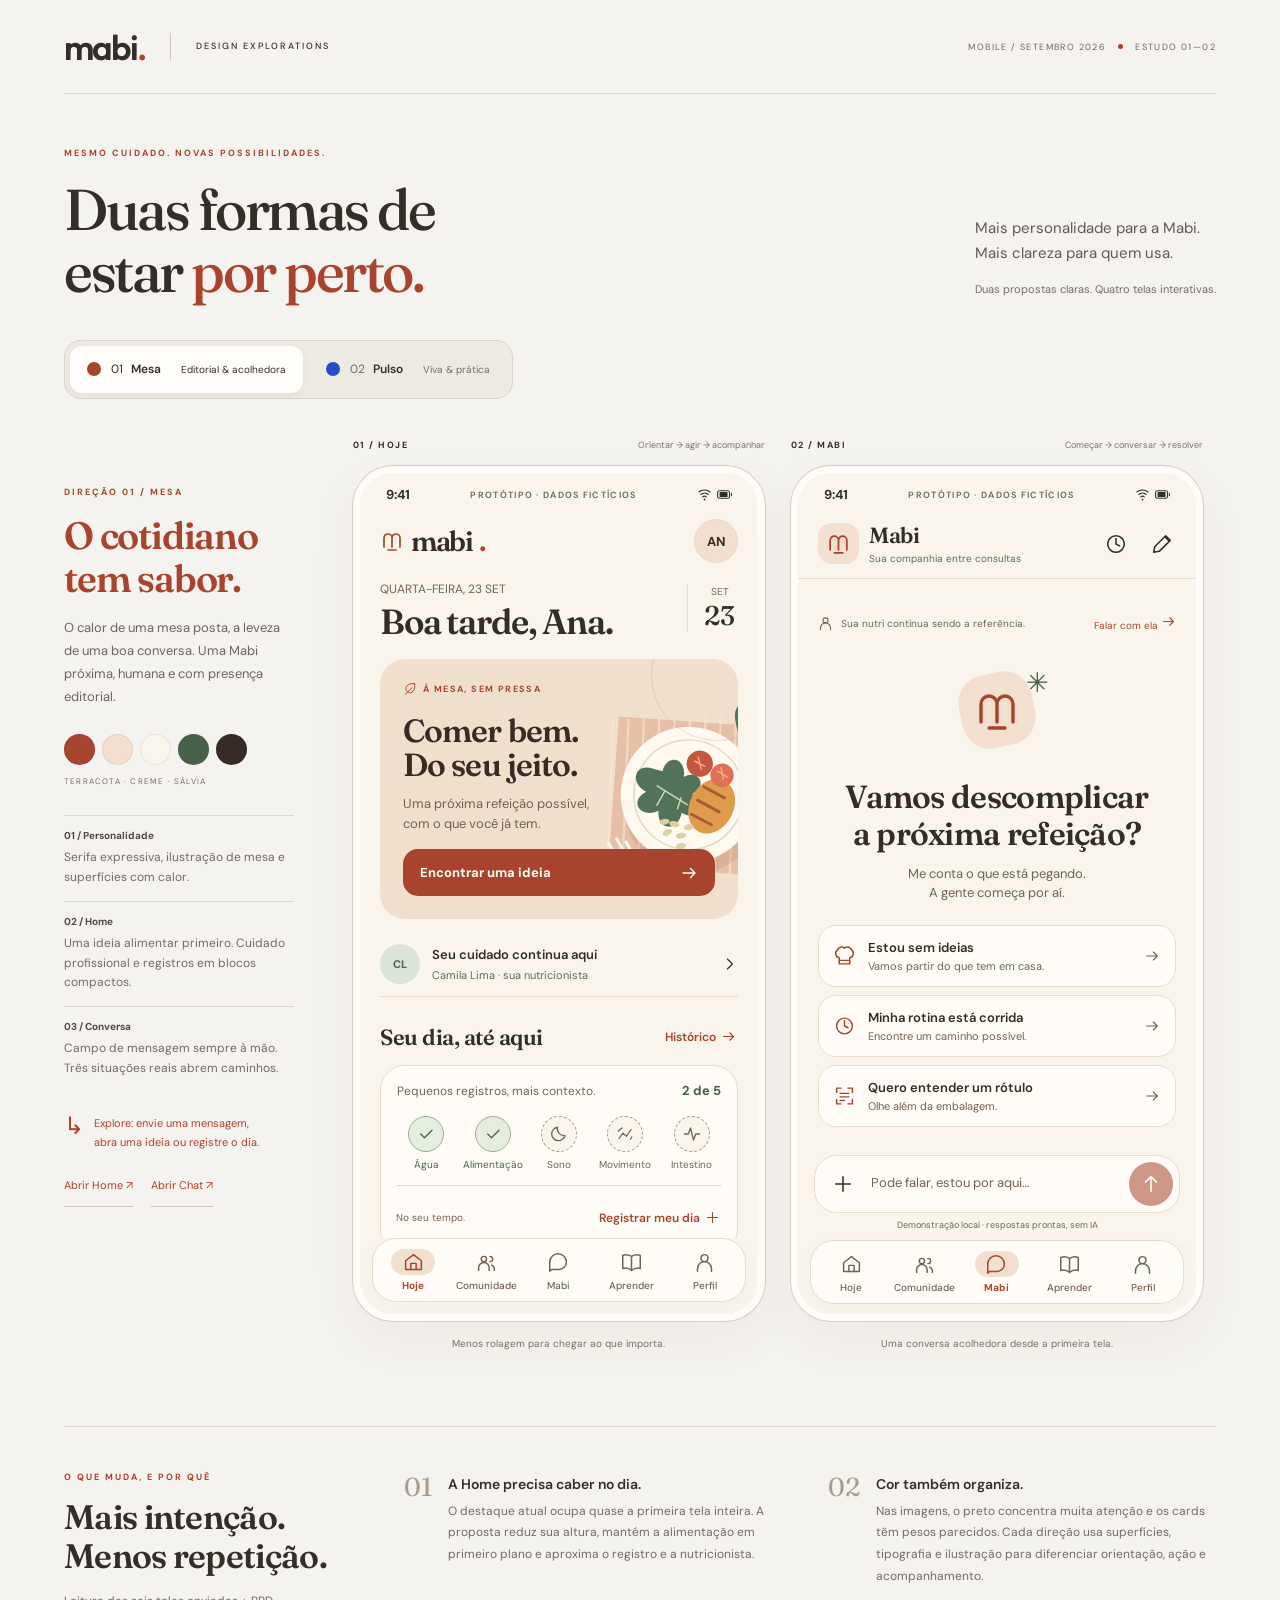
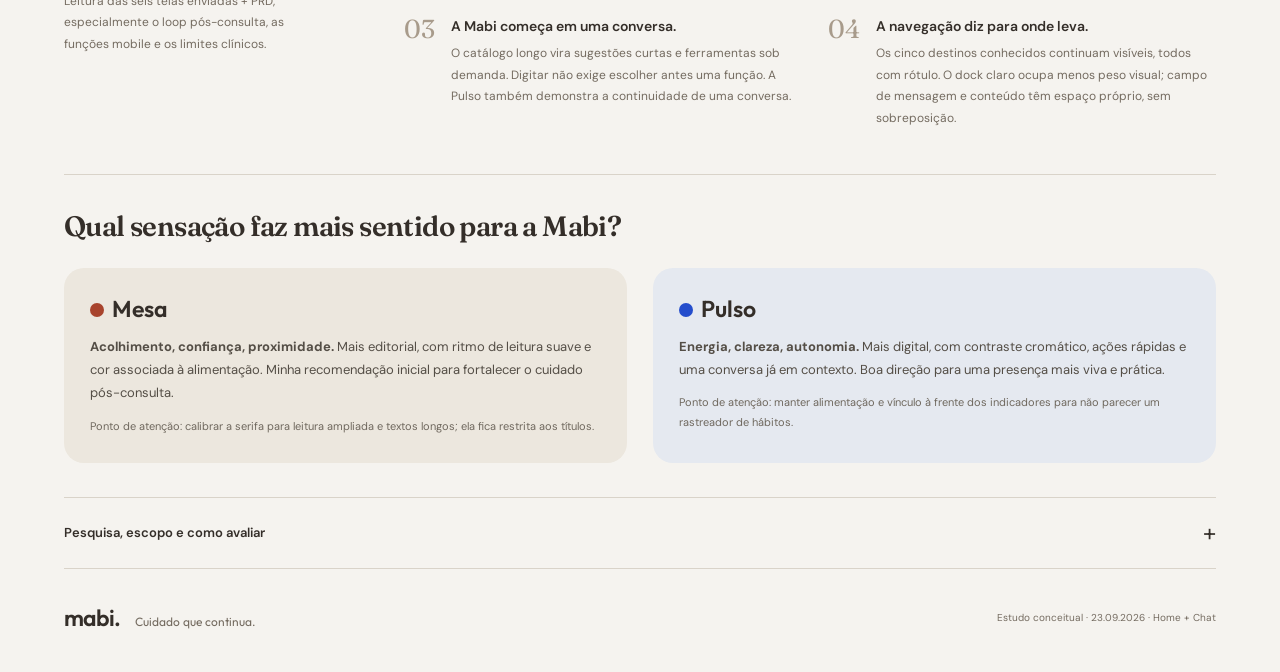
<file: index.html>
<!doctype html>
<html lang="pt-BR">
<head>
  <meta charset="utf-8">
  <meta name="viewport" content="width=device-width,initial-scale=1">
  <meta name="color-scheme" content="light">
  <title>Mabi — duas formas de estar por perto</title>
  <link rel="icon" href="assets/mesa.svg" type="image/svg+xml">
  <link rel="stylesheet" href="app.css?v=2">
  <link rel="stylesheet" href="studio.css">
  <script src="studio.js" defer></script>
</head>
<body class="studio" data-concept="mesa">
  <header class="studio-header">
    <a class="studio-brand" href="index.html" aria-label="Mabi, início do estudo">mabi<span>.</span><small>DESIGN EXPLORATIONS</small></a>
    <span class="edition">MOBILE / SETEMBRO 2026 <span class="edition-dot"></span> ESTUDO 01—02</span>
  </header>
  <main>
    <section class="intro">
      <div><p class="studio-kicker">MESMO CUIDADO. NOVAS POSSIBILIDADES.</p><h1>Duas formas de<br>estar <em>por perto.</em></h1></div>
      <p class="intro-note">Mais personalidade para a Mabi.<br>Mais clareza para quem usa.<br><span>Duas propostas claras. Quatro telas interativas.</span></p>
    </section>
    <div class="study-switch" role="group" aria-label="Escolher proposta de design">
      <button class="concept-switch selected" data-select="mesa" aria-pressed="true"><span class="switch-dot mesa-dot"></span><span>01 <b>Mesa</b></span><small>Editorial & acolhedora</small></button>
      <button class="concept-switch" data-select="pulso" aria-pressed="false"><span class="switch-dot pulso-dot"></span><span>02 <b>Pulso</b></span><small>Viva & prática</small></button>
    </div>
    <section class="showcase" aria-label="Aplicações da proposta">
      <aside class="concept-info" aria-live="polite">
        <p class="studio-kicker" id="concept-number">DIREÇÃO 01 / MESA</p>
        <h2 id="concept-title">O cotidiano<br>tem sabor.</h2>
        <p class="concept-description" id="concept-description">O calor de uma mesa posta, a leveza de uma boa conversa. Uma Mabi próxima, humana e com presença editorial.</p>
        <div class="swatches" id="swatches" aria-label="Paleta Mesa: terracota, creme, sálvia e cacau"><span style="--swatch:#a8442d" title="Terracota #A8442D"></span><span style="--swatch:#f2dfce" title="Pêssego #F2DFCE"></span><span style="--swatch:#faf5ec" title="Creme #FAF5EC"></span><span style="--swatch:#48614b" title="Sálvia #48614B"></span><span style="--swatch:#382b25" title="Cacau #382B25"></span></div>
        <p class="palette-caption" id="palette-caption">TERRACOTA · CREME · SÁLVIA</p>
        <dl class="design-notes" id="design-notes">
          <div><dt>01 / Personalidade</dt><dd>Serifa expressiva, ilustração de mesa e superfícies com calor.</dd></div>
          <div><dt>02 / Home</dt><dd>Uma ideia alimentar primeiro. Cuidado profissional e registros em blocos compactos.</dd></div>
          <div><dt>03 / Conversa</dt><dd>Campo de mensagem sempre à mão. Três situações reais abrem caminhos.</dd></div>
        </dl>
        <p class="try-note"><span>↳</span> Explore: envie uma mensagem,<br>abra uma ideia ou registre o dia.</p>
        <div class="open-links"><a id="home-link" href="mesa-home.html" target="_blank" rel="noopener">Abrir Home ↗</a><a id="chat-link" href="mesa-chat.html" target="_blank" rel="noopener">Abrir Chat ↗</a></div>
      </aside>
      <div class="screens">
        <div class="screen-column"><div class="screen-label"><span>01 / HOJE</span><small>Orientar → agir → acompanhar</small></div><div class="phone"><iframe id="home-frame" title="Home Mabi — proposta Mesa" src="mesa-home.html"></iframe></div><p class="screen-caption" id="home-caption">Menos rolagem para chegar ao que importa.</p></div>
        <div class="screen-column"><div class="screen-label"><span>02 / MABI</span><small>Começar → conversar → resolver</small></div><div class="phone"><iframe id="chat-frame" title="Chat Mabi — proposta Mesa" src="mesa-chat.html"></iframe></div><p class="screen-caption" id="chat-caption">Uma conversa acolhedora desde a primeira tela.</p></div>
      </div>
    </section>
    <section class="rationale">
      <div class="rationale-intro"><p class="studio-kicker">O QUE MUDA, E POR QUÊ</p><h2>Mais intenção.<br>Menos repetição.</h2><p>Leitura das seis telas enviadas + PRD, especialmente o loop pós-consulta, as funções mobile e os limites clínicos.</p></div>
      <div class="findings">
        <article><span>01</span><div><h3>A Home precisa caber no dia.</h3><p>O destaque atual ocupa quase a primeira tela inteira. A proposta reduz sua altura, mantém a alimentação em primeiro plano e aproxima o registro e a nutricionista.</p></div></article>
        <article><span>02</span><div><h3>Cor também organiza.</h3><p>Nas imagens, o preto concentra muita atenção e os cards têm pesos parecidos. Cada direção usa superfícies, tipografia e ilustração para diferenciar orientação, ação e acompanhamento.</p></div></article>
        <article><span>03</span><div><h3>A Mabi começa em uma conversa.</h3><p>O catálogo longo vira sugestões curtas e ferramentas sob demanda. Digitar não exige escolher antes uma função. A Pulso também demonstra a continuidade de uma conversa.</p></div></article>
        <article><span>04</span><div><h3>A navegação diz para onde leva.</h3><p>Os cinco destinos conhecidos continuam visíveis, todos com rótulo. O dock claro ocupa menos peso visual; campo de mensagem e conteúdo têm espaço próprio, sem sobreposição.</p></div></article>
      </div>
    </section>
    <section class="comparison" aria-label="Comparação das propostas">
      <h2>Qual sensação faz mais sentido para a Mabi?</h2>
      <div class="comparison-grid"><article><span class="switch-dot mesa-dot"></span><h3>Mesa</h3><p><b>Acolhimento, confiança, proximidade.</b> Mais editorial, com ritmo de leitura suave e cor associada à alimentação. Minha recomendação inicial para fortalecer o cuidado pós-consulta.</p><p class="tradeoff">Ponto de atenção: calibrar a serifa para leitura ampliada e textos longos; ela fica restrita aos títulos.</p></article><article><span class="switch-dot pulso-dot"></span><h3>Pulso</h3><p><b>Energia, clareza, autonomia.</b> Mais digital, com contraste cromático, ações rápidas e uma conversa já em contexto. Boa direção para uma presença mais viva e prática.</p><p class="tradeoff">Ponto de atenção: manter alimentação e vínculo à frente dos indicadores para não parecer um rastreador de hábitos.</p></article></div>
    </section>
    <details class="research"><summary>Pesquisa, escopo e como avaliar <span>+</span></summary><div class="research-grid"><div><h3>Referências consultadas</h3><p><a href="https://developer.apple.com/news/?id=fkfnhq8u" target="_blank" rel="noopener">Apple · Behind the Design: Headspace ↗</a><br>Calor de marca, ilustração com função e entrada pelo momento do dia.</p><p><a href="https://www.nngroup.com/articles/progressive-disclosure/" target="_blank" rel="noopener">NN/g · Progressive Disclosure ↗</a><br>Recursos secundários sob demanda para facilitar a decisão inicial.</p><p><a href="https://www.nngroup.com/articles/find-navigation-mobile-even-hamburger/" target="_blank" rel="noopener">NN/g · Discoverable Mobile Navigation ↗</a><br>Destinos expostos e compreensíveis, em vez de navegação escondida.</p></div><div><h3>Hipóteses para validar</h3><p>Abrir uma conversa diretamente, mover o acesso ao registro para seu resumo e mostrar o vínculo mais cedo são propostas de UX. Precisam de teste com pacientes antes de substituir o fluxo atual.</p><p>Tarefas sugeridas: encontrar o registro do dia, iniciar uma dúvida alimentar, recuperar a conversa anterior e localizar a nutricionista. Comparar tempo, erros e compreensão nas duas versões.</p><h3>Limites desta entrega</h3><p>HTML independente, tema claro, dados fictícios e respostas prontas. Nenhuma IA ou integração externa. As abas secundárias apenas indicam o escopo. Fontes e ilustrações locais. O aplicativo, o PRD e a identidade vigente não foram migrados.</p></div></div></details>
  </main>
  <footer class="studio-footer"><span>mabi. <span>Cuidado que continua.</span></span><p>Estudo conceitual · 23.09.2026 · Home + Chat</p></footer>
</body>
</html>
</file>
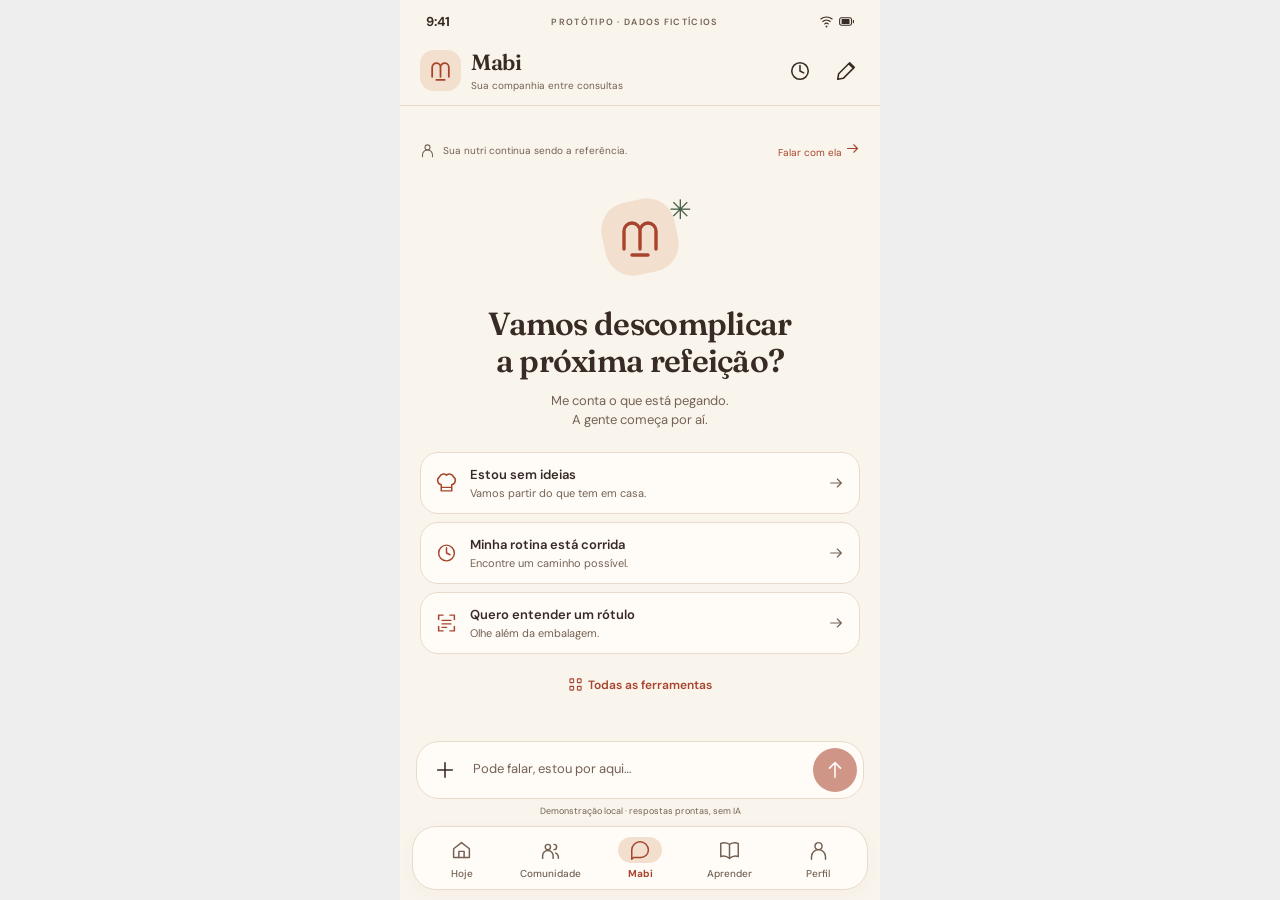
<file: mesa-chat.html>
<!doctype html>
<html lang="pt-BR"><head><meta charset="utf-8"><meta name="viewport" content="width=device-width,initial-scale=1,viewport-fit=cover"><meta name="color-scheme" content="light"><meta name="description" content="Protótipo conceitual Mabi Mesa — chat. Dados fictícios."><title>Mabi Mesa · Conversa</title><link rel="icon" href="assets/mesa.svg" type="image/svg+xml"><link rel="stylesheet" href="app.css?v=2"><script src="icons.js" defer></script><script src="app.js?v=2" defer></script></head><body class="mesa" data-theme="mesa" data-page="chat"><div class="app chat"><div class="status" aria-hidden="true"><span>9:41</span><span class="preview-tag">Protótipo · dados fictícios</span><span class="status-right"><svg class="icon" viewBox="0 0 24 24" aria-hidden="true"><path d="M3 8a14 14 0 0 1 18 0M6 12a9 9 0 0 1 12 0m-9 4a4 4 0 0 1 6 0"/><circle cx="12" cy="20" r=".6"/></svg><svg class="icon" viewBox="0 0 24 24" aria-hidden="true"><rect x="1" y="6" width="19" height="12" rx="3"/><path d="M23 10v4M5 9h11v6H5Z" fill="currentColor"/></svg></span></div><header class="chat-header"><span class="mabi-avatar"><svg class="icon" viewBox="0 0 24 24" aria-hidden="true"><path d="M4 18V9a4 4 0 0 1 8 0v9-9a4 4 0 0 1 8 0v9"/><path d="M8 21h8"/></svg></span><div class="chat-identity"><h1>Mabi</h1><p>Sua companhia entre consultas</p></div><button class="icon-button" aria-label="Conversas de exemplo" data-action="history"><svg class="icon" viewBox="0 0 24 24" aria-hidden="true"><circle cx="12" cy="12" r="9"/><path d="M12 6v6l4 2"/></svg></button><button class="icon-button" aria-label="Nova conversa" data-action="new"><svg class="icon" viewBox="0 0 24 24" aria-hidden="true"><path d="m16 3 5 5-12 12-6 1 1-6Zm-1 1 5 5"/></svg></button></header><main class="scroll chat-scroll" id="chat-scroll"><div class="context-band"><svg class="icon" viewBox="0 0 24 24" aria-hidden="true"><circle cx="12" cy="7" r="4"/><path d="M4 22v-3a8 8 0 0 1 16 0v3"/></svg>Sua nutri continua sendo a referência.<button data-action="handoff">Falar com ela <svg class="icon" viewBox="0 0 24 24" aria-hidden="true"><path d="M4 12h16m-6-6 6 6-6 6"/></svg></button></div><div id="messages" role="log" aria-label="Conversa demonstrativa" aria-live="polite"><section class="chat-welcome" id="welcome"><div class="welcome-art"><svg class="icon" viewBox="0 0 24 24" aria-hidden="true"><path d="M4 18V9a4 4 0 0 1 8 0v9-9a4 4 0 0 1 8 0v9"/><path d="M8 21h8"/></svg></div><h2>Vamos descomplicar<br>a próxima refeição?</h2><p>Me conta o que está pegando.<br>A gente começa por aí.</p><div class="starter-stack"><button class="starter" data-prompt="Estou sem ideias para a próxima refeição."><svg class="icon" viewBox="0 0 24 24" aria-hidden="true"><path d="M6 14a5 5 0 0 1-2-9 5 5 0 0 1 8-2 5 5 0 0 1 8 2 5 5 0 0 1-2 9v7H6Zm0 3h12"/></svg><span><strong>Estou sem ideias</strong><small>Vamos partir do que tem em casa.</small></span><svg class="icon" viewBox="0 0 24 24" aria-hidden="true"><path d="M4 12h16m-6-6 6 6-6 6"/></svg></button><button class="starter" data-prompt="Minha rotina está corrida. Como me organizar?"><svg class="icon" viewBox="0 0 24 24" aria-hidden="true"><circle cx="12" cy="12" r="9"/><path d="M12 6v6l4 2"/></svg><span><strong>Minha rotina está corrida</strong><small>Encontre um caminho possível.</small></span><svg class="icon" viewBox="0 0 24 24" aria-hidden="true"><path d="M4 12h16m-6-6 6 6-6 6"/></svg></button><button class="starter" data-prompt="Quero entender um rótulo."><svg class="icon" viewBox="0 0 24 24" aria-hidden="true"><path d="M8 3H3v5m13-5h5v5M3 16v5h5m8 0h5v-5M7 9h10M7 13h10M7 17h5"/></svg><span><strong>Quero entender um rótulo</strong><small>Olhe além da embalagem.</small></span><svg class="icon" viewBox="0 0 24 24" aria-hidden="true"><path d="M4 12h16m-6-6 6 6-6 6"/></svg></button></div><button class="text-link tools-link" data-action="tools"><svg class="icon" viewBox="0 0 24 24" aria-hidden="true"><rect x="3" y="3" width="6" height="6" rx="1"/><rect x="15" y="3" width="6" height="6" rx="1"/><rect x="3" y="15" width="6" height="6" rx="1"/><rect x="15" y="15" width="6" height="6" rx="1"/></svg> Todas as ferramentas</button></section></div></main><section class="composer-area" aria-label="Escrever para a Mabi"><div class="attachment-note" id="attachment-note" hidden></div><form class="composer" id="chat-form"><button class="icon-button" aria-label="Anexar uma foto" data-action="attach"><svg class="icon" viewBox="0 0 24 24" aria-hidden="true"><path d="M12 4v16M4 12h16"/></svg></button><textarea rows="1" maxlength="1000" aria-label="Mensagem para a Mabi" placeholder="Pode falar, estou por aqui…" id="message-input"></textarea><button class="icon-button send" type="submit" aria-label="Enviar mensagem de demonstração"><svg class="icon" viewBox="0 0 24 24" aria-hidden="true"><path d="M12 20V4m-6 6 6-6 6 6"/></svg></button></form><p class="composer-caption">Demonstração local · respostas prontas, sem IA</p><input type="file" accept="image/*" id="photo-input" hidden></section><nav class="bottom-nav" aria-label="Navegação principal"><a class="nav-item " href="mesa-home.html"><span class="nav-icon"><svg class="icon" viewBox="0 0 24 24" aria-hidden="true"><path d="m3 10 9-7 9 7v10H3Z"/><path d="M9 20v-7h6v7"/></svg></span>Hoje</a><a class="nav-item " href="#community" data-action="scope:Comunidade"><span class="nav-icon"><svg class="icon" viewBox="0 0 24 24" aria-hidden="true"><circle cx="9" cy="8" r="3"/><path d="M3 21v-3a6 6 0 0 1 12 0v3M16 5a3 3 0 0 1 0 6m2 4a6 6 0 0 1 3 6"/></svg></span>Comunidade</a><a class="nav-item active" href="mesa-chat.html" aria-current="page"><span class="nav-icon"><svg class="icon" viewBox="0 0 24 24" aria-hidden="true"><path d="M21 11.5A8.5 8.5 0 0 1 12.5 20H4l-2 2V11.5A9.5 9.5 0 0 1 21 11.5Z"/></svg></span>Mabi</a><a class="nav-item " href="#learn" data-action="scope:Aprender"><span class="nav-icon"><svg class="icon" viewBox="0 0 24 24" aria-hidden="true"><path d="M12 5v16M12 5Q7 2 2 4v15q5-2 10 2 5-4 10-2V4q-5-2-10 1Z"/></svg></span>Aprender</a><a class="nav-item " href="#profile" data-action="scope:Perfil"><span class="nav-icon"><svg class="icon" viewBox="0 0 24 24" aria-hidden="true"><circle cx="12" cy="7" r="4"/><path d="M4 22v-3a8 8 0 0 1 16 0v3"/></svg></span>Perfil</a></nav><div class="toast" id="toast" role="status" hidden></div></div><dialog id="sheet" aria-labelledby="sheet-title"><div class="dialog-heading"><h2 id="sheet-title"></h2><button class="icon-button" aria-label="Fechar" data-action="close"><svg class="icon" viewBox="0 0 24 24" aria-hidden="true"><path d="m6 6 12 12M6 18 18 6"/></svg></button></div><div class="dialog-body" id="sheet-body"></div></dialog><noscript>Ative JavaScript para experimentar as interações deste protótipo.</noscript></body></html>
</file>
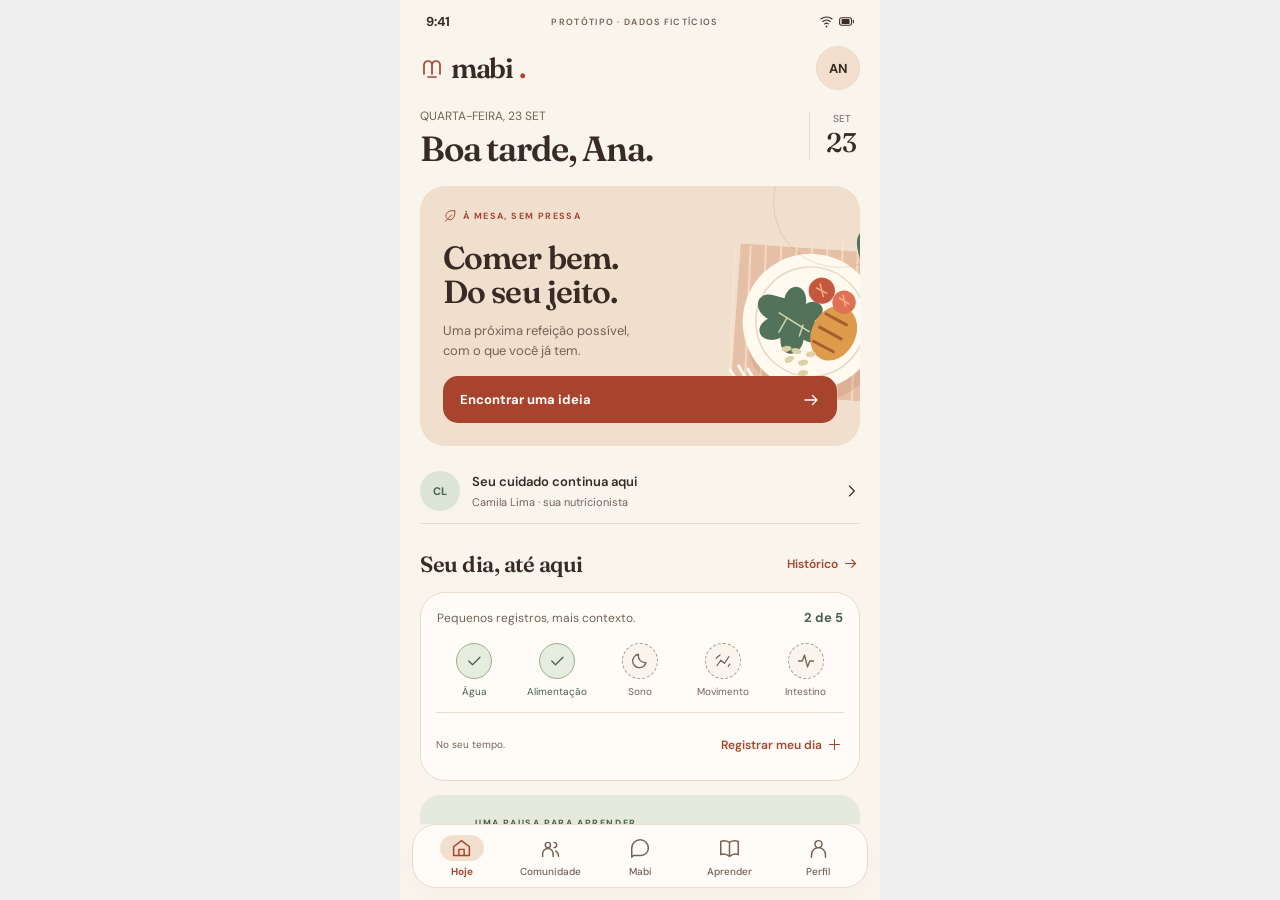
<file: mesa-home.html>
<!doctype html>
<html lang="pt-BR"><head><meta charset="utf-8"><meta name="viewport" content="width=device-width,initial-scale=1,viewport-fit=cover"><meta name="color-scheme" content="light"><meta name="description" content="Protótipo conceitual Mabi Mesa — home. Dados fictícios."><title>Mabi Mesa · Hoje</title><link rel="icon" href="assets/mesa.svg" type="image/svg+xml"><link rel="stylesheet" href="app.css?v=2"><script src="icons.js" defer></script><script src="app.js?v=2" defer></script></head><body class="mesa" data-theme="mesa" data-page="home"><div class="app home"><div class="status" aria-hidden="true"><span>9:41</span><span class="preview-tag">Protótipo · dados fictícios</span><span class="status-right"><svg class="icon" viewBox="0 0 24 24" aria-hidden="true"><path d="M3 8a14 14 0 0 1 18 0M6 12a9 9 0 0 1 12 0m-9 4a4 4 0 0 1 6 0"/><circle cx="12" cy="20" r=".6"/></svg><svg class="icon" viewBox="0 0 24 24" aria-hidden="true"><rect x="1" y="6" width="19" height="12" rx="3"/><path d="M23 10v4M5 9h11v6H5Z" fill="currentColor"/></svg></span></div><main class="scroll"><div class="topline"><span class="brand"><span class="brand-symbol"><svg class="icon" viewBox="0 0 24 24" aria-hidden="true"><path d="M4 18V9a4 4 0 0 1 8 0v9-9a4 4 0 0 1 8 0v9"/><path d="M8 21h8"/></svg></span>mabi<span style="color:var(--accent)">.</span></span><button class="avatar" aria-label="Perfil de Ana, personagem fictícia" data-action="scope:Perfil">AN</button></div><header class="greeting"><div><small>QUARTA-FEIRA, 23 SET</small><h1>Boa tarde, Ana.</h1></div><div class="date-mark"><span>SET</span><strong>23</strong></div></header><section class="hero"><div class="eyebrow"><svg class="icon" viewBox="0 0 24 24" aria-hidden="true"><path d="M20 3C6 1 1 12 8 17S22 13 20 3ZM4 21l11-11"/></svg>À mesa, sem pressa</div><h2>Comer bem.<br>Do seu jeito.</h2><p>Uma próxima refeição possível, com o que você já tem.</p><img class="hero-art" src="assets/mesa.svg" alt="Ilustração de uma refeição com vegetais e acompanhamentos"><button class="primary" data-action="suggestion">Encontrar uma ideia<svg class="icon" viewBox="0 0 24 24" aria-hidden="true"><path d="M4 12h16m-6-6 6 6-6 6"/></svg></button></section><button class="care-note" data-action="care"><span class="avatar">CL</span><span><b>Seu cuidado continua aqui</b><p>Camila Lima · sua nutricionista</p></span><svg class="icon" viewBox="0 0 24 24" aria-hidden="true"><path d="m9 5 7 7-7 7"/></svg></button><div class="section-title"><h2>Seu dia, até aqui</h2><button class="text-link" data-action="evolution">Histórico <svg class="icon" viewBox="0 0 24 24" aria-hidden="true"><path d="M4 12h16m-6-6 6 6-6 6"/></svg></button></div><section class="daily" aria-label="Registros do dia"><div class="daily-head"><p>Pequenos registros, mais contexto.</p><b data-count>2 de 5</b></div><div class="marker-list" aria-label="Água e alimentação registradas. Sono, movimento e intestino sem registro."><span class="marker done"><span class="marker-glyph"><svg class="icon" viewBox="0 0 24 24" aria-hidden="true"><path d="m5 12 5 5L20 7"/></svg></span>Água</span><span class="marker done"><span class="marker-glyph"><svg class="icon" viewBox="0 0 24 24" aria-hidden="true"><path d="m5 12 5 5L20 7"/></svg></span>Alimentação</span><span class="marker "><span class="marker-glyph"><svg class="icon" viewBox="0 0 24 24" aria-hidden="true"><path d="M20 14A9 9 0 0 1 10 3a9 9 0 1 0 10 11Z"/></svg></span>Sono</span><span class="marker "><span class="marker-glyph"><svg class="icon" viewBox="0 0 24 24" aria-hidden="true"><path d="m4 18 5-7 5 4 6-9M3 8l5-4m11 15 2-3"/></svg></span>Movimento</span><span class="marker "><span class="marker-glyph"><svg class="icon" viewBox="0 0 24 24" aria-hidden="true"><path d="M2 12h5l3-8 4 16 3-8h5"/></svg></span>Intestino</span></div><div class="daily-footer"><span>No seu tempo.</span><button class="text-link" data-action="register">Registrar meu dia <svg class="icon" viewBox="0 0 24 24" aria-hidden="true"><path d="M12 4v16M4 12h16"/></svg></button></div></section><button class="learn-card" data-action="article"><svg class="icon" viewBox="0 0 24 24" aria-hidden="true"><path d="M12 5v16M12 5Q7 2 2 4v15q5-2 10 2 5-4 10-2V4q-5-2-10 1Z"/></svg><span><span class="eyebrow">Uma pausa para aprender</span><h3>O prato possível, sem perfeição.</h3><small>Uma leitura de 3 min</small></span><svg class="icon" viewBox="0 0 24 24" aria-hidden="true"><path d="M4 12h16m-6-6 6 6-6 6"/></svg></button><p class="app-footer">A Mabi acompanha. Sua nutri decide.</p></main><nav class="bottom-nav" aria-label="Navegação principal"><a class="nav-item active" href="mesa-home.html" aria-current="page"><span class="nav-icon"><svg class="icon" viewBox="0 0 24 24" aria-hidden="true"><path d="m3 10 9-7 9 7v10H3Z"/><path d="M9 20v-7h6v7"/></svg></span>Hoje</a><a class="nav-item " href="#community" data-action="scope:Comunidade"><span class="nav-icon"><svg class="icon" viewBox="0 0 24 24" aria-hidden="true"><circle cx="9" cy="8" r="3"/><path d="M3 21v-3a6 6 0 0 1 12 0v3M16 5a3 3 0 0 1 0 6m2 4a6 6 0 0 1 3 6"/></svg></span>Comunidade</a><a class="nav-item " href="mesa-chat.html"><span class="nav-icon"><svg class="icon" viewBox="0 0 24 24" aria-hidden="true"><path d="M21 11.5A8.5 8.5 0 0 1 12.5 20H4l-2 2V11.5A9.5 9.5 0 0 1 21 11.5Z"/></svg></span>Mabi</a><a class="nav-item " href="#learn" data-action="scope:Aprender"><span class="nav-icon"><svg class="icon" viewBox="0 0 24 24" aria-hidden="true"><path d="M12 5v16M12 5Q7 2 2 4v15q5-2 10 2 5-4 10-2V4q-5-2-10 1Z"/></svg></span>Aprender</a><a class="nav-item " href="#profile" data-action="scope:Perfil"><span class="nav-icon"><svg class="icon" viewBox="0 0 24 24" aria-hidden="true"><circle cx="12" cy="7" r="4"/><path d="M4 22v-3a8 8 0 0 1 16 0v3"/></svg></span>Perfil</a></nav><div class="toast" id="toast" role="status" hidden></div></div><dialog id="sheet" aria-labelledby="sheet-title"><div class="dialog-heading"><h2 id="sheet-title"></h2><button class="icon-button" aria-label="Fechar" data-action="close"><svg class="icon" viewBox="0 0 24 24" aria-hidden="true"><path d="m6 6 12 12M6 18 18 6"/></svg></button></div><div class="dialog-body" id="sheet-body"></div></dialog><noscript>Ative JavaScript para experimentar as interações deste protótipo.</noscript></body></html>
</file>
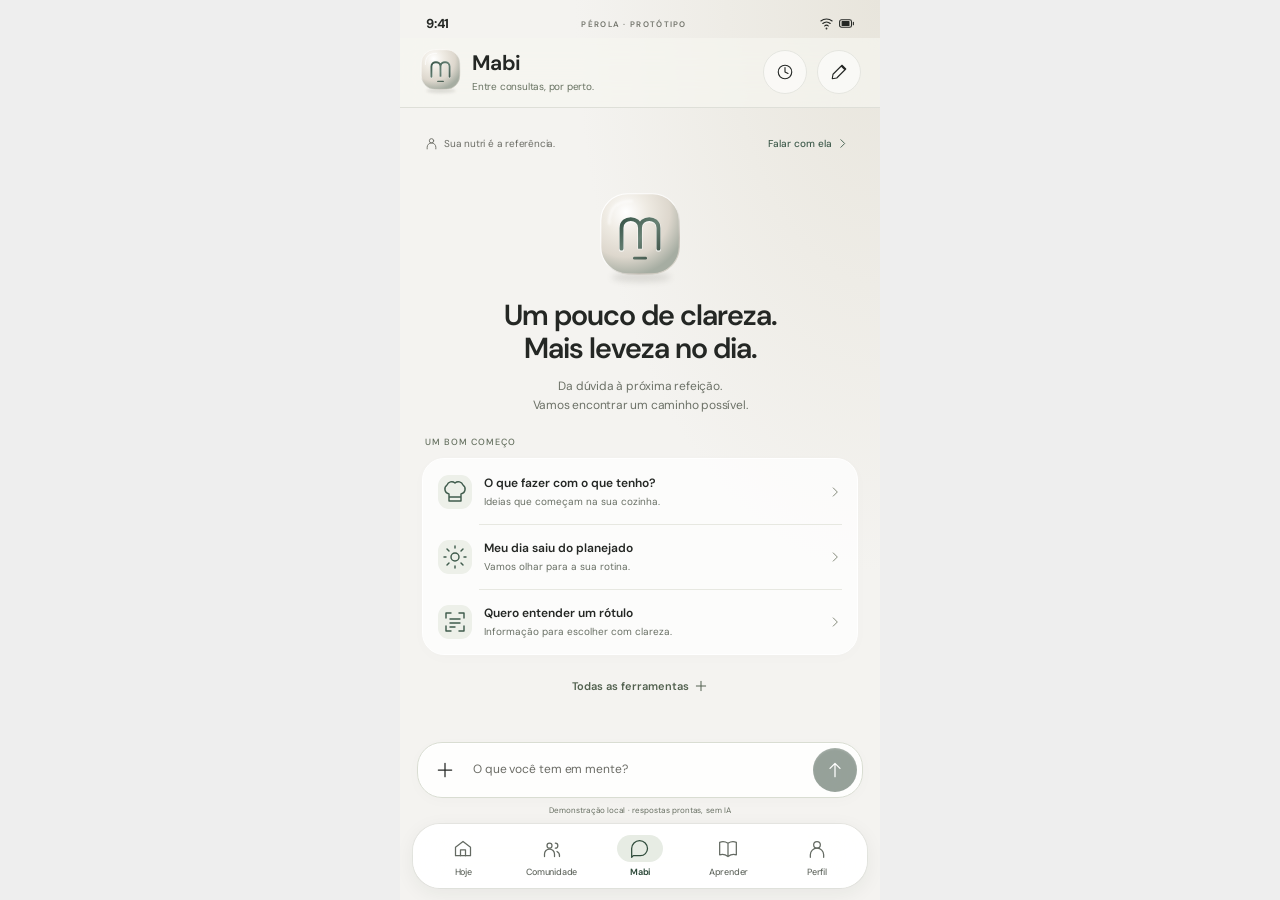
<file: perola-chat.html>
<!doctype html>
<html lang="pt-BR">
<head>
<meta charset="utf-8"><meta name="viewport" content="width=device-width,initial-scale=1,viewport-fit=cover"><meta name="color-scheme" content="light">
<title>Mabi Pérola · Chat</title>
<meta name="description" content="Mabi Pérola: estudo de interface clara, elegante e premium. Dados fictícios.">
<link rel="icon" type="image/svg+xml" href="assets/perola-symbol.svg">
<link rel="stylesheet" href="app.css?v=2"><link rel="stylesheet" href="perola.css?v=1">
<script src="icons.js" defer></script><script src="perola-interactions.js?v=1" defer></script>
</head>
<body class="perola" data-theme="perola" data-page="chat">
<div class="app chat"><div class="status" aria-hidden="true"><span>9:41</span><span class="preview-tag">PÉROLA · PROTÓTIPO</span><span class="status-right"><svg class="icon" viewBox="0 0 24 24" aria-hidden="true"><path d="M3 8a14 14 0 0 1 18 0M6 12a9 9 0 0 1 12 0m-9 4a4 4 0 0 1 6 0"/><circle cx="12" cy="20" r=".6"/></svg><svg class="icon" viewBox="0 0 24 24" aria-hidden="true"><rect x="1" y="6" width="19" height="12" rx="3"/><path d="M23 10v4M5 9h11v6H5Z" fill="currentColor"/></svg></span></div><header class="chat-header"><img class="pearl-header-symbol" src="assets/perola-symbol.svg" alt=""><div class="chat-identity"><h1>Mabi</h1><p>Entre consultas, por perto.</p></div><button class="icon-button" aria-label="Conversas de exemplo" data-action="history"><svg class="icon" viewBox="0 0 24 24" aria-hidden="true"><circle cx="12" cy="12" r="9"/><path d="M12 6v6l4 2"/></svg></button><button class="icon-button" aria-label="Nova conversa" data-action="new"><svg class="icon" viewBox="0 0 24 24" aria-hidden="true"><path d="m16 3 5 5-12 12-6 1 1-6Zm-1 1 5 5"/></svg></button></header>
<main class="scroll chat-scroll" id="chat-scroll"><div class="pearl-context"><span><svg class="icon" viewBox="0 0 24 24" aria-hidden="true"><circle cx="12" cy="7" r="4"/><path d="M4 22v-3a8 8 0 0 1 16 0v3"/></svg>Sua nutri é a referência.</span><button data-action="handoff">Falar com ela <svg class="icon" viewBox="0 0 24 24" aria-hidden="true"><path d="m9 5 7 7-7 7"/></svg></button></div>
<div id="messages" role="log" aria-label="Conversa demonstrativa" aria-live="polite"><section class="chat-welcome pearl-welcome" id="welcome"><div class="pearl-intro"><img src="assets/perola-symbol.svg" alt="Símbolo da Mabi em acabamento perolado"><h2>Um pouco de clareza.<br>Mais leveza no dia.</h2><p>Da dúvida à próxima refeição.<br>Vamos encontrar um caminho possível.</p></div><p class="pearl-tools-label">UM BOM COMEÇO</p><div class="pearl-starts"><button class="starter" data-prompt="Quero uma ideia com o que tenho em casa."><svg class="icon" viewBox="0 0 24 24" aria-hidden="true"><path d="M6 14a5 5 0 0 1-2-9 5 5 0 0 1 8-2 5 5 0 0 1 8 2 5 5 0 0 1-2 9v7H6Zm0 3h12"/></svg><span><strong>O que fazer com o que tenho?</strong><small>Ideias que começam na sua cozinha.</small></span><svg class="icon" viewBox="0 0 24 24" aria-hidden="true"><path d="m9 5 7 7-7 7"/></svg></button><button class="starter" data-prompt="Minha rotina está corrida. Como me organizar?"><svg class="icon" viewBox="0 0 24 24" aria-hidden="true"><circle cx="12" cy="12" r="4"/><path d="M12 1v2m0 18v2M1 12h2m18 0h2M4 4l2 2m12 12 2 2M4 20l2-2M18 6l2-2"/></svg><span><strong>Meu dia saiu do planejado</strong><small>Vamos olhar para a sua rotina.</small></span><svg class="icon" viewBox="0 0 24 24" aria-hidden="true"><path d="m9 5 7 7-7 7"/></svg></button><button class="starter" data-prompt="Quero entender um rótulo."><svg class="icon" viewBox="0 0 24 24" aria-hidden="true"><path d="M8 3H3v5m13-5h5v5M3 16v5h5m8 0h5v-5M7 9h10M7 13h10M7 17h5"/></svg><span><strong>Quero entender um rótulo</strong><small>Informação para escolher com clareza.</small></span><svg class="icon" viewBox="0 0 24 24" aria-hidden="true"><path d="m9 5 7 7-7 7"/></svg></button></div><button class="text-link tools-link" data-action="tools">Todas as ferramentas <svg class="icon" viewBox="0 0 24 24" aria-hidden="true"><path d="M12 4v16M4 12h16"/></svg></button></section></div></main>
<section class="composer-area" aria-label="Escrever para a Mabi"><div class="attachment-note" id="attachment-note" hidden></div><form class="composer" id="chat-form"><button class="icon-button" aria-label="Anexar uma foto" data-action="attach"><svg class="icon" viewBox="0 0 24 24" aria-hidden="true"><path d="M12 4v16M4 12h16"/></svg></button><textarea rows="1" maxlength="1000" aria-label="Mensagem para a Mabi" placeholder="O que você tem em mente?" id="message-input"></textarea><button class="icon-button send" type="submit" aria-label="Enviar mensagem de demonstração"><svg class="icon" viewBox="0 0 24 24" aria-hidden="true"><path d="M12 20V4m-6 6 6-6 6 6"/></svg></button></form><p class="composer-caption">Demonstração local · respostas prontas, sem IA</p><input type="file" accept="image/*" id="photo-input" hidden></section><nav class="bottom-nav" aria-label="Navegação principal"><a class="nav-item " href="perola-home.html"><span class="nav-icon"><svg class="icon" viewBox="0 0 24 24" aria-hidden="true"><path d="m3 10 9-7 9 7v10H3Z"/><path d="M9 20v-7h6v7"/></svg></span>Hoje</a><a class="nav-item " href="#community" data-action="scope:Comunidade"><span class="nav-icon"><svg class="icon" viewBox="0 0 24 24" aria-hidden="true"><circle cx="9" cy="8" r="3"/><path d="M3 21v-3a6 6 0 0 1 12 0v3M16 5a3 3 0 0 1 0 6m2 4a6 6 0 0 1 3 6"/></svg></span>Comunidade</a><a class="nav-item active" href="perola-chat.html" aria-current="page"><span class="nav-icon"><svg class="icon" viewBox="0 0 24 24" aria-hidden="true"><path d="M21 11.5A8.5 8.5 0 0 1 12.5 20H4l-2 2V11.5A9.5 9.5 0 0 1 21 11.5Z"/></svg></span>Mabi</a><a class="nav-item " href="#learn" data-action="scope:Aprender"><span class="nav-icon"><svg class="icon" viewBox="0 0 24 24" aria-hidden="true"><path d="M12 5v16M12 5Q7 2 2 4v15q5-2 10 2 5-4 10-2V4q-5-2-10 1Z"/></svg></span>Aprender</a><a class="nav-item " href="#profile" data-action="scope:Perfil"><span class="nav-icon"><svg class="icon" viewBox="0 0 24 24" aria-hidden="true"><circle cx="12" cy="7" r="4"/><path d="M4 22v-3a8 8 0 0 1 16 0v3"/></svg></span>Perfil</a></nav><div class="toast" id="toast" role="status" hidden></div></div>
<dialog id="sheet" aria-labelledby="sheet-title"><div class="dialog-heading"><h2 id="sheet-title"></h2><button class="icon-button" aria-label="Fechar" data-action="close"><svg class="icon" viewBox="0 0 24 24" aria-hidden="true"><path d="m6 6 12 12M6 18 18 6"/></svg></button></div><div class="dialog-body" id="sheet-body"></div></dialog>
<noscript>Ative JavaScript para experimentar as interações deste protótipo.</noscript>
</body></html>
</file>
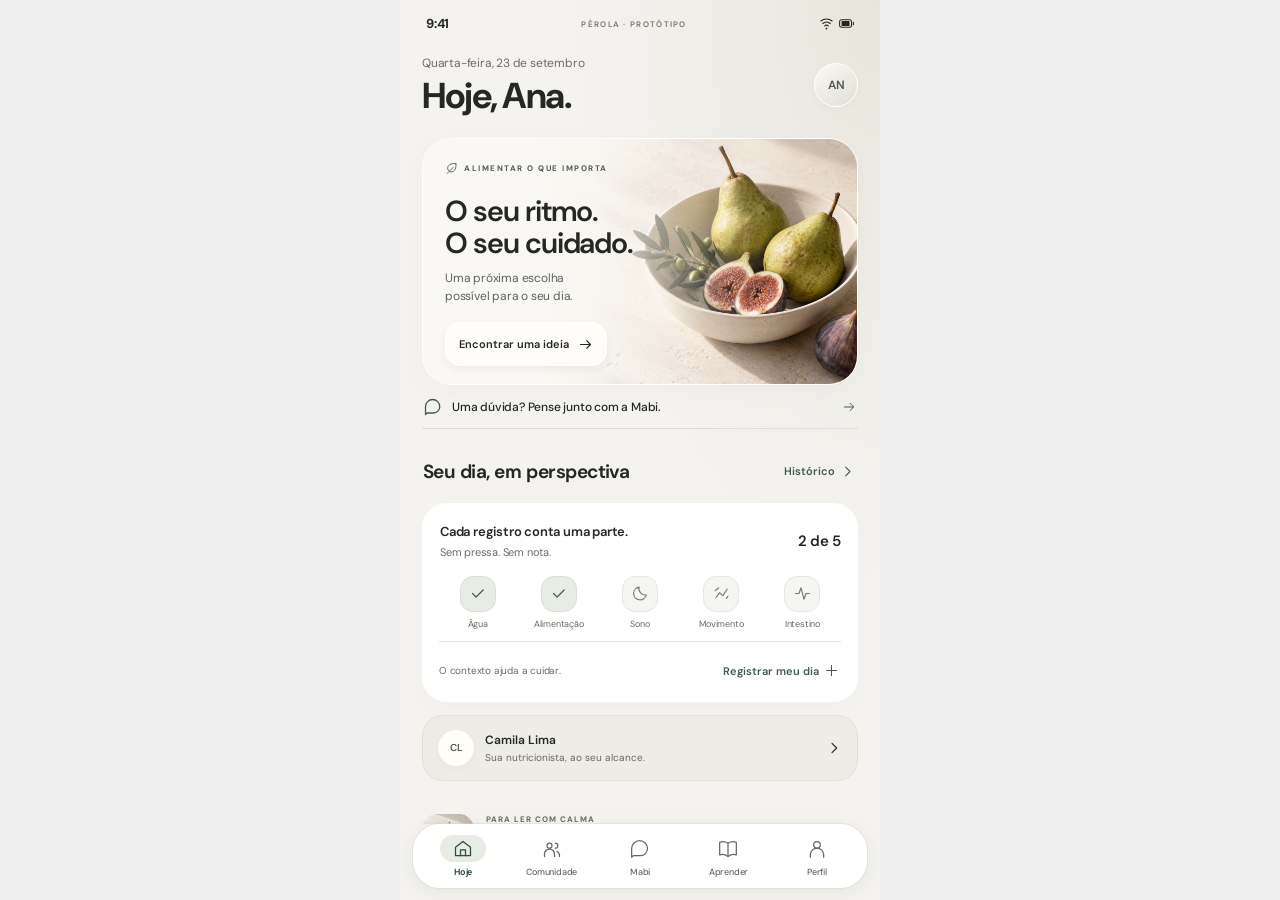
<file: perola-home.html>
<!doctype html>
<html lang="pt-BR">
<head>
<meta charset="utf-8"><meta name="viewport" content="width=device-width,initial-scale=1,viewport-fit=cover"><meta name="color-scheme" content="light">
<title>Mabi Pérola · Hoje</title>
<meta name="description" content="Mabi Pérola: estudo de interface clara, elegante e premium. Dados fictícios.">
<link rel="icon" type="image/svg+xml" href="assets/perola-symbol.svg">
<link rel="stylesheet" href="app.css?v=2"><link rel="stylesheet" href="perola.css?v=1">
<script src="icons.js" defer></script><script src="perola-interactions.js?v=1" defer></script>
</head>
<body class="perola" data-theme="perola" data-page="home">
<div class="app home"><div class="status" aria-hidden="true"><span>9:41</span><span class="preview-tag">PÉROLA · PROTÓTIPO</span><span class="status-right"><svg class="icon" viewBox="0 0 24 24" aria-hidden="true"><path d="M3 8a14 14 0 0 1 18 0M6 12a9 9 0 0 1 12 0m-9 4a4 4 0 0 1 6 0"/><circle cx="12" cy="20" r=".6"/></svg><svg class="icon" viewBox="0 0 24 24" aria-hidden="true"><rect x="1" y="6" width="19" height="12" rx="3"/><path d="M23 10v4M5 9h11v6H5Z" fill="currentColor"/></svg></span></div><main class="scroll">
<header class="pearl-header"><div><p>Quarta-feira, 23 de setembro</p><h1>Hoje, Ana.</h1></div><button class="pearl-profile" aria-label="Perfil de Ana, personagem fictícia" data-action="scope:Perfil">AN</button></header>
<section class="pearl-hero" aria-labelledby="hero-title"><img class="pearl-photo" src="assets/perola-editorial.png" alt="Fotografia ilustrativa de peras e figos em uma tigela de cerâmica"><div class="eyebrow"><svg class="icon" viewBox="0 0 24 24" aria-hidden="true"><path d="M20 3C6 1 1 12 8 17S22 13 20 3ZM4 21l11-11"/></svg> ALIMENTAR O QUE IMPORTA</div><h2 id="hero-title">O seu ritmo.<br>O seu cuidado.</h2><p>Uma próxima escolha<br>possível para o seu dia.</p><button class="pearl-cta" data-action="suggestion">Encontrar uma ideia <svg class="icon" viewBox="0 0 24 24" aria-hidden="true"><path d="M4 12h16m-6-6 6 6-6 6"/></svg></button></section>
<a href="perola-chat.html" class="pearl-help"><svg class="icon" viewBox="0 0 24 24" aria-hidden="true"><path d="M21 11.5A8.5 8.5 0 0 1 12.5 20H4l-2 2V11.5A9.5 9.5 0 0 1 21 11.5Z"/></svg>Uma dúvida? Pense junto com a Mabi.<svg class="icon" viewBox="0 0 24 24" aria-hidden="true"><path d="M4 12h16m-6-6 6 6-6 6"/></svg></a>
<div class="pearl-section-title"><h2>Seu dia, em perspectiva</h2><button class="text-link" data-action="evolution">Histórico <svg class="icon" viewBox="0 0 24 24" aria-hidden="true"><path d="m9 5 7 7-7 7"/></svg></button></div>
<section class="daily" aria-label="Registros do dia"><div class="daily-head"><div class="pearl-daily-copy"><strong>Cada registro conta uma parte.</strong><p>Sem pressa. Sem nota.</p></div><span class="pearl-count" data-count>2 de 5</span></div><div class="marker-list" aria-label="Água e alimentação registradas. Sono, movimento e intestino sem registro."><span class="marker done"><span class="marker-glyph"><svg class="icon" viewBox="0 0 24 24" aria-hidden="true"><path d="m5 12 5 5L20 7"/></svg></span>Água</span><span class="marker done"><span class="marker-glyph"><svg class="icon" viewBox="0 0 24 24" aria-hidden="true"><path d="m5 12 5 5L20 7"/></svg></span>Alimentação</span><span class="marker "><span class="marker-glyph"><svg class="icon" viewBox="0 0 24 24" aria-hidden="true"><path d="M20 14A9 9 0 0 1 10 3a9 9 0 1 0 10 11Z"/></svg></span>Sono</span><span class="marker "><span class="marker-glyph"><svg class="icon" viewBox="0 0 24 24" aria-hidden="true"><path d="m4 18 5-7 5 4 6-9M3 8l5-4m11 15 2-3"/></svg></span>Movimento</span><span class="marker "><span class="marker-glyph"><svg class="icon" viewBox="0 0 24 24" aria-hidden="true"><path d="M2 12h5l3-8 4 16 3-8h5"/></svg></span>Intestino</span></div><div class="daily-footer"><span>O contexto ajuda a cuidar.</span><button class="text-link" data-action="register">Registrar meu dia <svg class="icon" viewBox="0 0 24 24" aria-hidden="true"><path d="M12 4v16M4 12h16"/></svg></button></div></section>
<button class="pearl-care" data-action="care"><span class="pearl-profile">CL</span><span><strong>Camila Lima</strong><small>Sua nutricionista, ao seu alcance.</small></span><svg class="icon" viewBox="0 0 24 24" aria-hidden="true"><path d="m9 5 7 7-7 7"/></svg></button>
<button class="pearl-learning" data-action="article"><img src="assets/perola-editorial.png" alt=""><span><span class="eyebrow">PARA LER COM CALMA</span><strong>O prato possível, sem perfeição.</strong><small>3 minutos de leitura</small></span><svg class="icon" viewBox="0 0 24 24" aria-hidden="true"><path d="M4 12h16m-6-6 6 6-6 6"/></svg></button>
<p class="app-footer">A Mabi acompanha. Sua nutri decide.<br>Dados fictícios para avaliação de design.</p>
</main><nav class="bottom-nav" aria-label="Navegação principal"><a class="nav-item active" href="perola-home.html" aria-current="page"><span class="nav-icon"><svg class="icon" viewBox="0 0 24 24" aria-hidden="true"><path d="m3 10 9-7 9 7v10H3Z"/><path d="M9 20v-7h6v7"/></svg></span>Hoje</a><a class="nav-item " href="#community" data-action="scope:Comunidade"><span class="nav-icon"><svg class="icon" viewBox="0 0 24 24" aria-hidden="true"><circle cx="9" cy="8" r="3"/><path d="M3 21v-3a6 6 0 0 1 12 0v3M16 5a3 3 0 0 1 0 6m2 4a6 6 0 0 1 3 6"/></svg></span>Comunidade</a><a class="nav-item " href="perola-chat.html"><span class="nav-icon"><svg class="icon" viewBox="0 0 24 24" aria-hidden="true"><path d="M21 11.5A8.5 8.5 0 0 1 12.5 20H4l-2 2V11.5A9.5 9.5 0 0 1 21 11.5Z"/></svg></span>Mabi</a><a class="nav-item " href="#learn" data-action="scope:Aprender"><span class="nav-icon"><svg class="icon" viewBox="0 0 24 24" aria-hidden="true"><path d="M12 5v16M12 5Q7 2 2 4v15q5-2 10 2 5-4 10-2V4q-5-2-10 1Z"/></svg></span>Aprender</a><a class="nav-item " href="#profile" data-action="scope:Perfil"><span class="nav-icon"><svg class="icon" viewBox="0 0 24 24" aria-hidden="true"><circle cx="12" cy="7" r="4"/><path d="M4 22v-3a8 8 0 0 1 16 0v3"/></svg></span>Perfil</a></nav><div class="toast" id="toast" role="status" hidden></div></div>
<dialog id="sheet" aria-labelledby="sheet-title"><div class="dialog-heading"><h2 id="sheet-title"></h2><button class="icon-button" aria-label="Fechar" data-action="close"><svg class="icon" viewBox="0 0 24 24" aria-hidden="true"><path d="m6 6 12 12M6 18 18 6"/></svg></button></div><div class="dialog-body" id="sheet-body"></div></dialog>
<noscript>Ative JavaScript para experimentar as interações deste protótipo.</noscript>
</body></html>
</file>
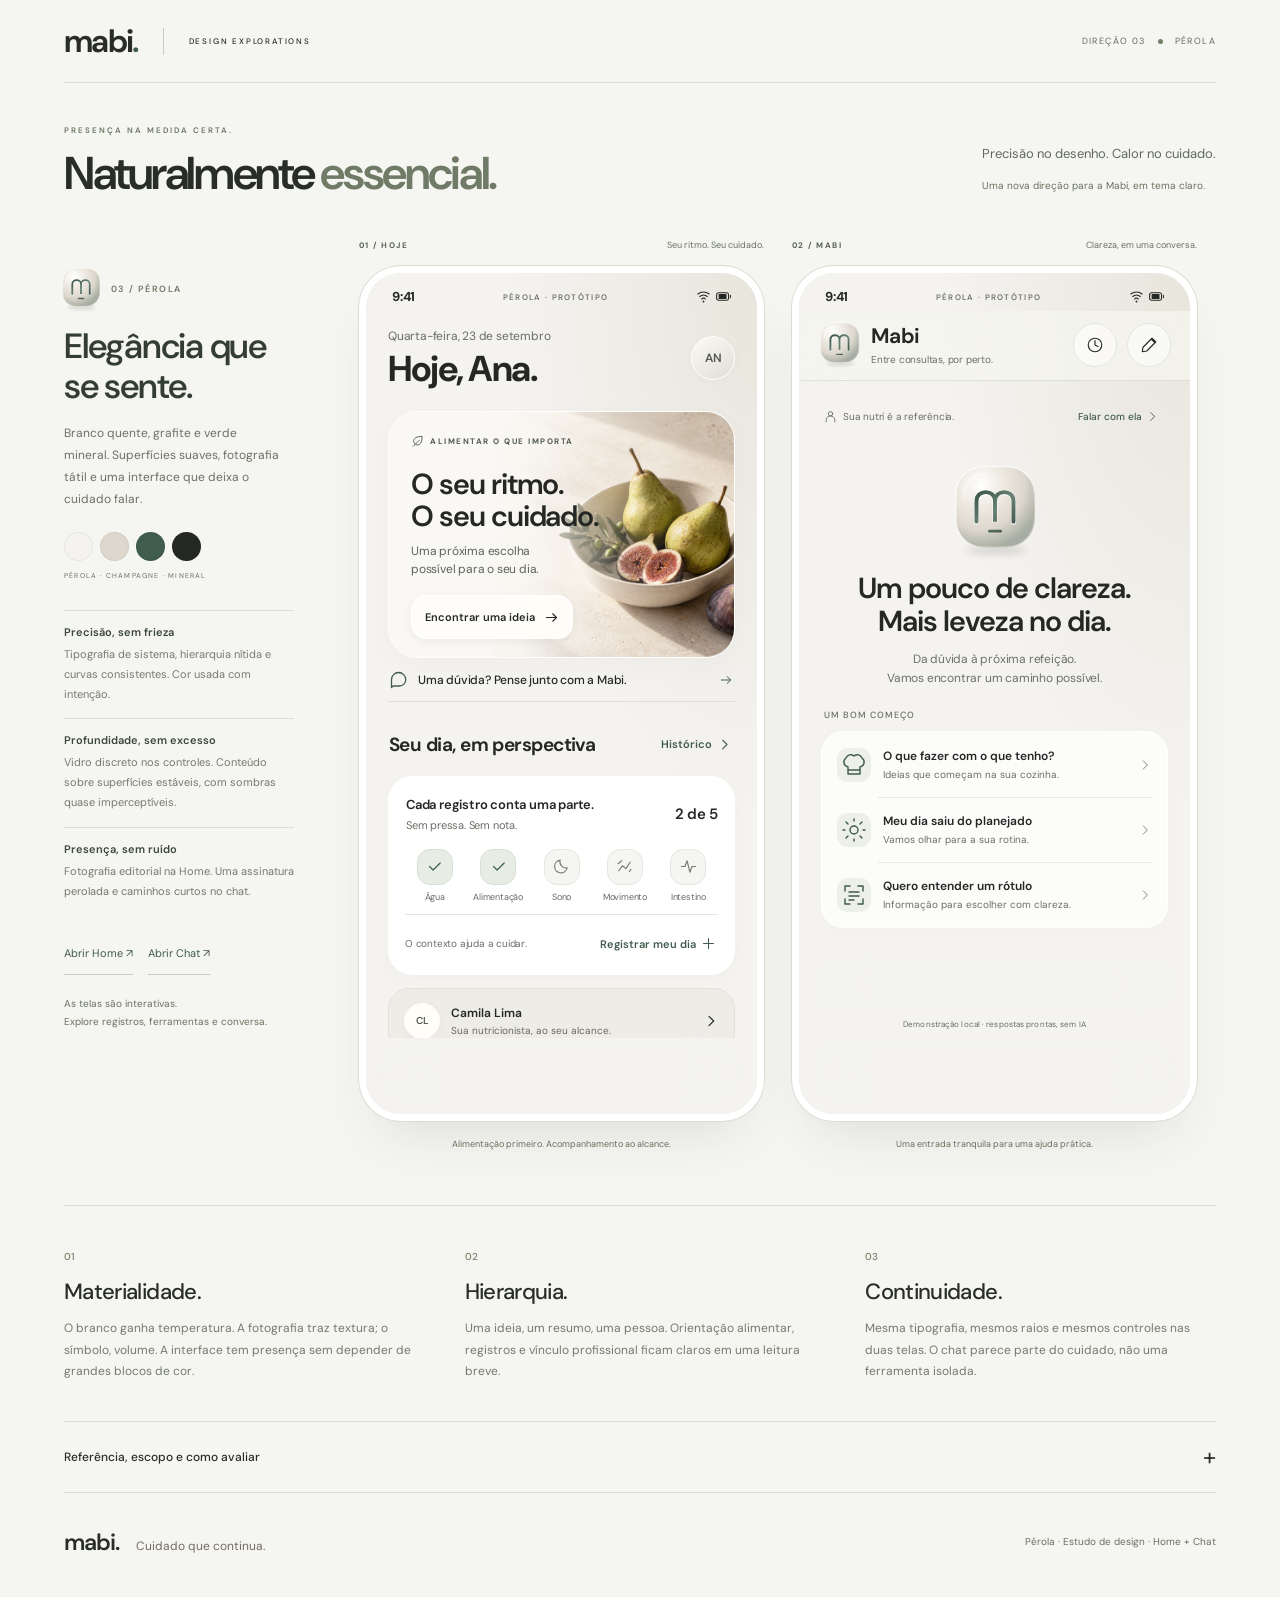
<file: perola.html>
<!doctype html>
<html lang="pt-BR">
<head>
  <meta charset="utf-8">
  <meta name="viewport" content="width=device-width,initial-scale=1">
  <meta name="color-scheme" content="light">
  <title>Mabi Pérola — presença na medida certa</title>
  <meta name="description" content="Direção 03 para a Mabi. Pérola: uma proposta clara, elegante e premium, em Home e Chat navegáveis.">
  <link rel="icon" href="assets/perola-symbol.svg" type="image/svg+xml">
  <link rel="stylesheet" href="app.css?v=2">
  <link rel="stylesheet" href="studio.css">
  <link rel="stylesheet" href="perola-study.css">
</head>
<body class="studio perola-study">
  <header class="studio-header"><a class="studio-brand" href="perola.html" aria-label="Mabi Pérola, início do estudo">mabi<span>.</span><small>DESIGN EXPLORATIONS</small></a><span class="edition">DIREÇÃO 03 <span class="edition-dot"></span> PÉROLA</span></header>
  <main>
    <section class="intro"><div><p class="studio-kicker">PRESENÇA NA MEDIDA CERTA.</p><h1>Naturalmente <em>essencial.</em></h1></div><p class="intro-note">Precisão no desenho. Calor no cuidado.<br><span>Uma nova direção para a Mabi, em tema claro.</span></p></section>
    <section class="showcase" aria-label="Pérola: Home e Chat">
      <aside class="concept-info">
        <div class="pearl-seal"><img src="assets/perola-symbol.svg" alt="Símbolo Mabi em acabamento perolado"><span>03 / PÉROLA</span></div>
        <h2>Elegância que<br>se sente.</h2>
        <p class="concept-description">Branco quente, grafite e verde mineral. Superfícies suaves, fotografia tátil e uma interface que deixa o cuidado falar.</p>
        <div class="swatches" aria-label="Paleta Pérola"><span style="--swatch:#f4f3f0" title="Pérola #F4F3F0"></span><span style="--swatch:#ddd7cd" title="Champagne #DDD7CD"></span><span style="--swatch:#405c4d" title="Verde mineral #405C4D"></span><span style="--swatch:#242724" title="Grafite #242724"></span></div>
        <p class="palette-caption">PÉROLA · CHAMPAGNE · MINERAL</p>
        <dl class="design-notes"><div><dt>Precisão, sem frieza</dt><dd>Tipografia de sistema, hierarquia nítida e curvas consistentes. Cor usada com intenção.</dd></div><div><dt>Profundidade, sem excesso</dt><dd>Vidro discreto nos controles. Conteúdo sobre superfícies estáveis, com sombras quase imperceptíveis.</dd></div><div><dt>Presença, sem ruído</dt><dd>Fotografia editorial na Home. Uma assinatura perolada e caminhos curtos no chat.</dd></div></dl>
        <div class="open-links"><a href="perola-home.html" target="_blank" rel="noopener">Abrir Home ↗</a><a href="perola-chat.html" target="_blank" rel="noopener">Abrir Chat ↗</a></div>
        <p class="pearl-study-hint">As telas são interativas.<br>Explore registros, ferramentas e conversa.</p>
      </aside>
      <div class="screens"><div class="screen-column"><div class="screen-label"><span>01 / HOJE</span><small>Seu ritmo. Seu cuidado.</small></div><div class="phone"><iframe title="Home Mabi — Pérola" src="perola-home.html"></iframe></div><p class="screen-caption">Alimentação primeiro. Acompanhamento ao alcance.</p></div><div class="screen-column"><div class="screen-label"><span>02 / MABI</span><small>Clareza, em uma conversa.</small></div><div class="phone"><iframe title="Chat Mabi — Pérola" src="perola-chat.html"></iframe></div><p class="screen-caption">Uma entrada tranquila para uma ajuda prática.</p></div></div>
    </section>
    <section class="pearl-principles" aria-label="Princípios da proposta"><article><span>01</span><h2>Materialidade.</h2><p>O branco ganha temperatura. A fotografia traz textura; o símbolo, volume. A interface tem presença sem depender de grandes blocos de cor.</p></article><article><span>02</span><h2>Hierarquia.</h2><p>Uma ideia, um resumo, uma pessoa. Orientação alimentar, registros e vínculo profissional ficam claros em uma leitura breve.</p></article><article><span>03</span><h2>Continuidade.</h2><p>Mesma tipografia, mesmos raios e mesmos controles nas duas telas. O chat parece parte do cuidado, não uma ferramenta isolada.</p></article></section>
    <details class="research"><summary>Referência, escopo e como avaliar <span>+</span></summary><div class="research-grid"><div><h3>O que vem da referência Apple</h3><p>A proposta interpreta camadas funcionais, curvas coerentes e foco no conteúdo descritos pela <a href="https://www.apple.com/newsroom/2025/06/apple-introduces-a-delightful-and-elegant-new-software-design/" target="_blank" rel="noopener">Apple ao apresentar seu novo design ↗</a>. As transparências são contidas para preservar leitura.</p><p>É uma interpretação em HTML/CSS, não uma implementação nativa de Liquid Glass. A tipografia usa a fonte de sistema da plataforma, com fallback local. Nenhuma fonte proprietária da Apple é distribuída.</p><h3>Assets do estudo</h3><p>Fotografia ilustrativa gerada para esta proposta. Símbolo perolado em SVG original. Tudo é servido localmente, sem CDN.</p></div><div><h3>Experimente</h3><p>Na Home, abra uma ideia e continue no chat, consulte o histórico ou simule um registro. No chat, escreva, explore ferramentas e abra uma conversa de exemplo.</p><h3>Limites</h3><p>Dados fictícios e respostas prontas. Nenhuma IA, persistência ou envio à nutricionista. Destinos secundários apenas indicam o escopo. Apenas esta nova direção foi adicionada; Mesa e Pulso continuam preservadas.</p><p>Verifique com o time: a interface transmite cuidado e qualidade? A próxima ação está clara? A cor mineral é suficiente para construir uma identidade reconhecível?</p></div></div></details>
  </main>
  <footer class="studio-footer"><span>mabi. <span>Cuidado que continua.</span></span><p>Pérola · Estudo de design · Home + Chat</p></footer>
</body>
</html>
</file>
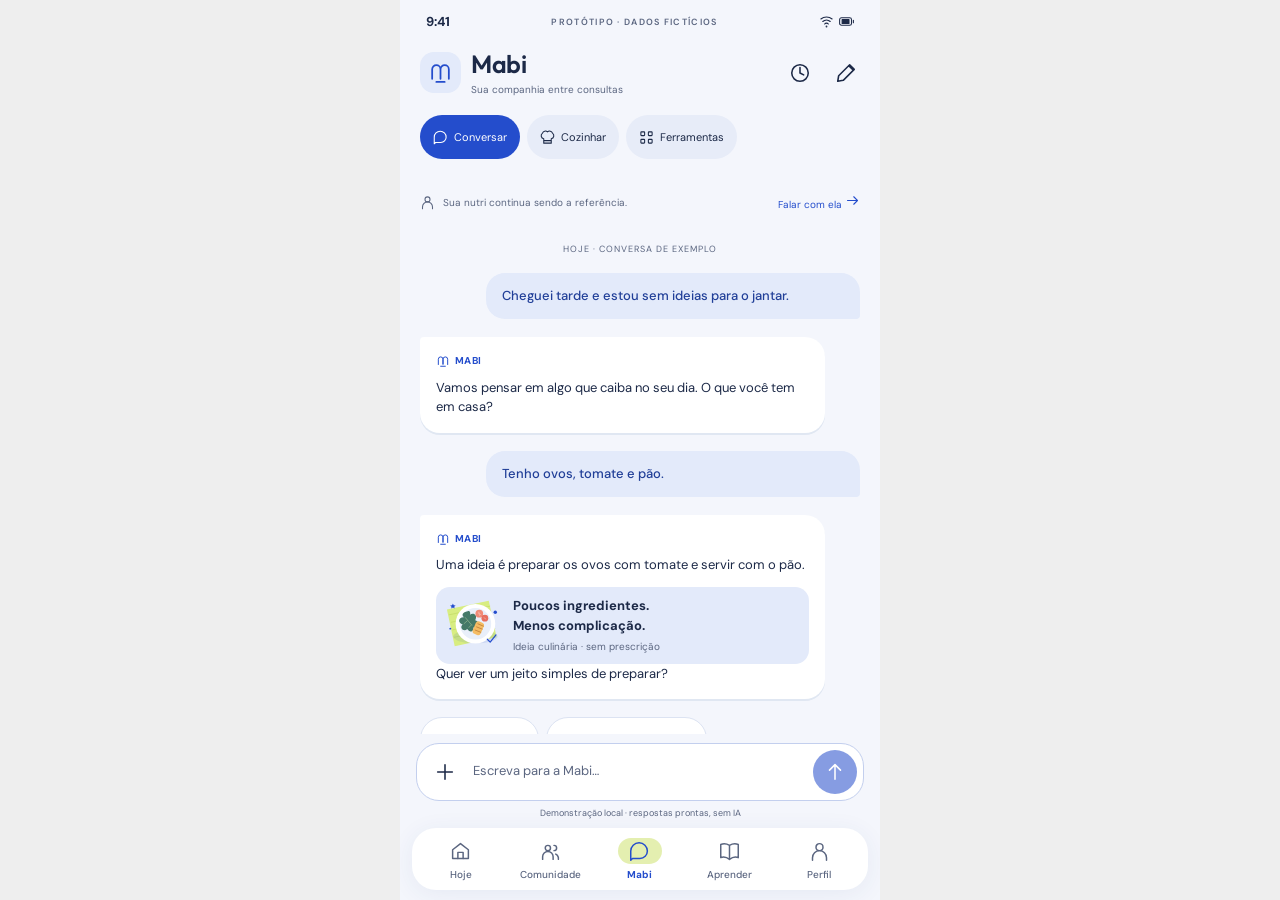
<file: pulso-chat.html>
<!doctype html>
<html lang="pt-BR"><head><meta charset="utf-8"><meta name="viewport" content="width=device-width,initial-scale=1,viewport-fit=cover"><meta name="color-scheme" content="light"><meta name="description" content="Protótipo conceitual Mabi Pulso — chat. Dados fictícios."><title>Mabi Pulso · Conversa</title><link rel="icon" href="assets/pulso.svg" type="image/svg+xml"><link rel="stylesheet" href="app.css?v=2"><script src="icons.js" defer></script><script src="app.js?v=2" defer></script></head><body class="pulso" data-theme="pulso" data-page="chat"><div class="app chat"><div class="status" aria-hidden="true"><span>9:41</span><span class="preview-tag">Protótipo · dados fictícios</span><span class="status-right"><svg class="icon" viewBox="0 0 24 24" aria-hidden="true"><path d="M3 8a14 14 0 0 1 18 0M6 12a9 9 0 0 1 12 0m-9 4a4 4 0 0 1 6 0"/><circle cx="12" cy="20" r=".6"/></svg><svg class="icon" viewBox="0 0 24 24" aria-hidden="true"><rect x="1" y="6" width="19" height="12" rx="3"/><path d="M23 10v4M5 9h11v6H5Z" fill="currentColor"/></svg></span></div><header class="chat-header"><span class="mabi-avatar"><svg class="icon" viewBox="0 0 24 24" aria-hidden="true"><path d="M4 18V9a4 4 0 0 1 8 0v9-9a4 4 0 0 1 8 0v9"/><path d="M8 21h8"/></svg></span><div class="chat-identity"><h1>Mabi</h1><p>Sua companhia entre consultas</p></div><button class="icon-button" aria-label="Conversas de exemplo" data-action="history"><svg class="icon" viewBox="0 0 24 24" aria-hidden="true"><circle cx="12" cy="12" r="9"/><path d="M12 6v6l4 2"/></svg></button><button class="icon-button" aria-label="Nova conversa" data-action="new"><svg class="icon" viewBox="0 0 24 24" aria-hidden="true"><path d="m16 3 5 5-12 12-6 1 1-6Zm-1 1 5 5"/></svg></button></header><main class="scroll chat-scroll" id="chat-scroll"><div class="mode-row" aria-label="Ferramentas da Mabi"><button class="chip active" data-action="new"><svg class="icon" viewBox="0 0 24 24" aria-hidden="true"><path d="M21 11.5A8.5 8.5 0 0 1 12.5 20H4l-2 2V11.5A9.5 9.5 0 0 1 21 11.5Z"/></svg> Conversar</button><button class="chip" data-prompt="Quero uma ideia de receita."><svg class="icon" viewBox="0 0 24 24" aria-hidden="true"><path d="M6 14a5 5 0 0 1-2-9 5 5 0 0 1 8-2 5 5 0 0 1 8 2 5 5 0 0 1-2 9v7H6Zm0 3h12"/></svg> Cozinhar</button><button class="chip" data-action="tools"><svg class="icon" viewBox="0 0 24 24" aria-hidden="true"><rect x="3" y="3" width="6" height="6" rx="1"/><rect x="15" y="3" width="6" height="6" rx="1"/><rect x="3" y="15" width="6" height="6" rx="1"/><rect x="15" y="15" width="6" height="6" rx="1"/></svg> Ferramentas</button></div><div class="context-band"><svg class="icon" viewBox="0 0 24 24" aria-hidden="true"><circle cx="12" cy="7" r="4"/><path d="M4 22v-3a8 8 0 0 1 16 0v3"/></svg>Sua nutri continua sendo a referência.<button data-action="handoff">Falar com ela <svg class="icon" viewBox="0 0 24 24" aria-hidden="true"><path d="M4 12h16m-6-6 6 6-6 6"/></svg></button></div><div id="messages" role="log" aria-label="Conversa demonstrativa" aria-live="polite"><div class="chat-date">Hoje · conversa de exemplo</div><div class="message user">Cheguei tarde e estou sem ideias para o jantar.</div><div class="message assistant"><div class="byline"><svg class="icon" viewBox="0 0 24 24" aria-hidden="true"><path d="M4 18V9a4 4 0 0 1 8 0v9-9a4 4 0 0 1 8 0v9"/><path d="M8 21h8"/></svg> MABI</div><p>Vamos pensar em algo que caiba no seu dia. O que você tem em casa?</p></div><div class="message user">Tenho ovos, tomate e pão.</div><div class="message assistant"><div class="byline"><svg class="icon" viewBox="0 0 24 24" aria-hidden="true"><path d="M4 18V9a4 4 0 0 1 8 0v9-9a4 4 0 0 1 8 0v9"/><path d="M8 21h8"/></svg> MABI</div><p>Uma ideia é preparar os ovos com tomate e servir com o pão.</p><div class="recipe-peek"><img src="assets/pulso.svg" alt="Ilustração de refeição"><div><b>Poucos ingredientes.<br>Menos complicação.</b><small>Ideia culinária · sem prescrição</small></div></div><p>Quer ver um jeito simples de preparar?</p></div><div class="message-actions"><button class="chip" data-prompt="Quero ver o preparo.">Ver o preparo <svg class="icon" viewBox="0 0 24 24" aria-hidden="true"><path d="M4 12h16m-6-6 6 6-6 6"/></svg></button><button class="chip" data-prompt="Tenho outros ingredientes.">Tenho outros ingredientes</button></div></div></main><section class="composer-area" aria-label="Escrever para a Mabi"><div class="attachment-note" id="attachment-note" hidden></div><form class="composer" id="chat-form"><button class="icon-button" aria-label="Anexar uma foto" data-action="attach"><svg class="icon" viewBox="0 0 24 24" aria-hidden="true"><path d="M12 4v16M4 12h16"/></svg></button><textarea rows="1" maxlength="1000" aria-label="Mensagem para a Mabi" placeholder="Escreva para a Mabi…" id="message-input"></textarea><button class="icon-button send" type="submit" aria-label="Enviar mensagem de demonstração"><svg class="icon" viewBox="0 0 24 24" aria-hidden="true"><path d="M12 20V4m-6 6 6-6 6 6"/></svg></button></form><p class="composer-caption">Demonstração local · respostas prontas, sem IA</p><input type="file" accept="image/*" id="photo-input" hidden></section><nav class="bottom-nav" aria-label="Navegação principal"><a class="nav-item " href="pulso-home.html"><span class="nav-icon"><svg class="icon" viewBox="0 0 24 24" aria-hidden="true"><path d="m3 10 9-7 9 7v10H3Z"/><path d="M9 20v-7h6v7"/></svg></span>Hoje</a><a class="nav-item " href="#community" data-action="scope:Comunidade"><span class="nav-icon"><svg class="icon" viewBox="0 0 24 24" aria-hidden="true"><circle cx="9" cy="8" r="3"/><path d="M3 21v-3a6 6 0 0 1 12 0v3M16 5a3 3 0 0 1 0 6m2 4a6 6 0 0 1 3 6"/></svg></span>Comunidade</a><a class="nav-item active" href="pulso-chat.html" aria-current="page"><span class="nav-icon"><svg class="icon" viewBox="0 0 24 24" aria-hidden="true"><path d="M21 11.5A8.5 8.5 0 0 1 12.5 20H4l-2 2V11.5A9.5 9.5 0 0 1 21 11.5Z"/></svg></span>Mabi</a><a class="nav-item " href="#learn" data-action="scope:Aprender"><span class="nav-icon"><svg class="icon" viewBox="0 0 24 24" aria-hidden="true"><path d="M12 5v16M12 5Q7 2 2 4v15q5-2 10 2 5-4 10-2V4q-5-2-10 1Z"/></svg></span>Aprender</a><a class="nav-item " href="#profile" data-action="scope:Perfil"><span class="nav-icon"><svg class="icon" viewBox="0 0 24 24" aria-hidden="true"><circle cx="12" cy="7" r="4"/><path d="M4 22v-3a8 8 0 0 1 16 0v3"/></svg></span>Perfil</a></nav><div class="toast" id="toast" role="status" hidden></div></div><dialog id="sheet" aria-labelledby="sheet-title"><div class="dialog-heading"><h2 id="sheet-title"></h2><button class="icon-button" aria-label="Fechar" data-action="close"><svg class="icon" viewBox="0 0 24 24" aria-hidden="true"><path d="m6 6 12 12M6 18 18 6"/></svg></button></div><div class="dialog-body" id="sheet-body"></div></dialog><noscript>Ative JavaScript para experimentar as interações deste protótipo.</noscript></body></html>
</file>
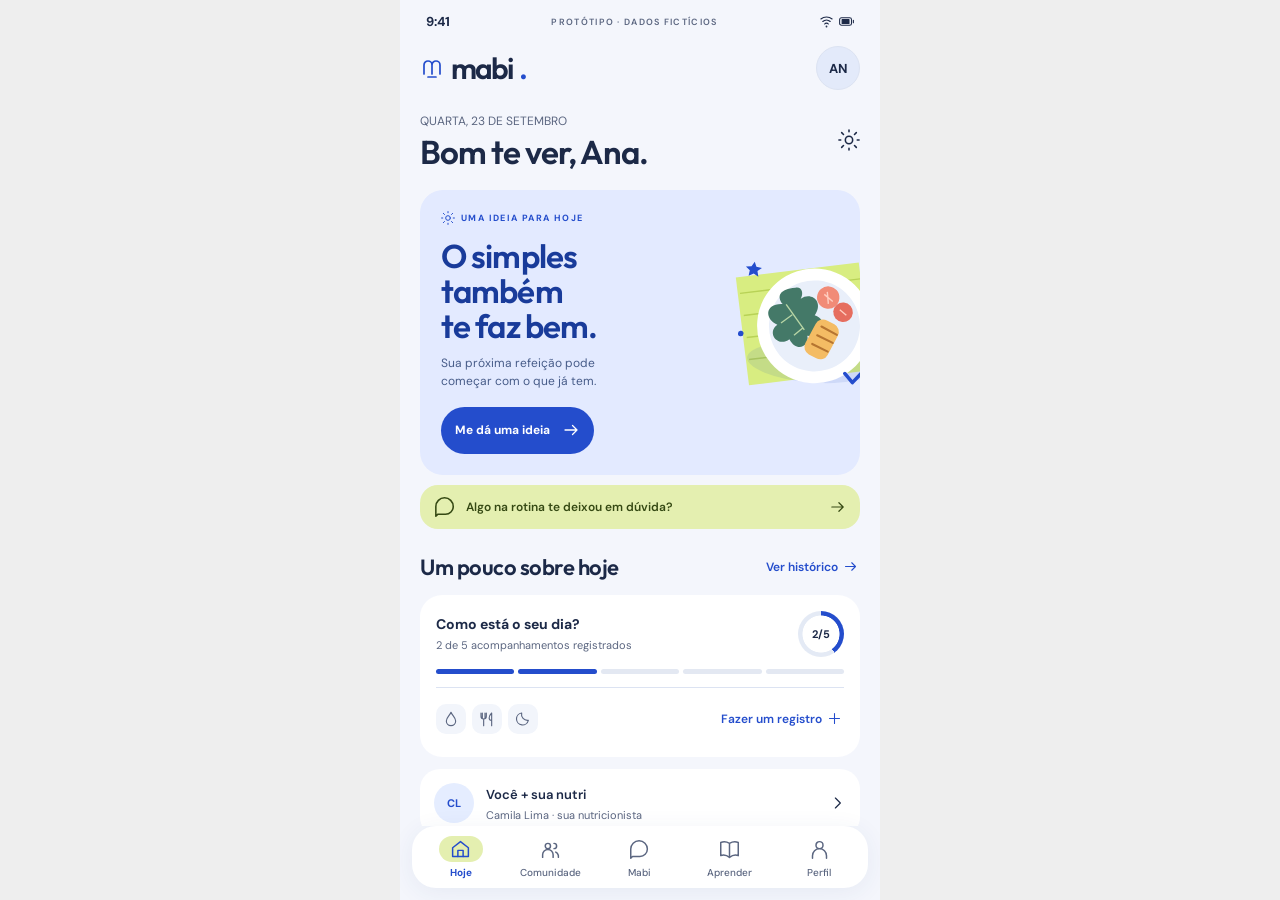
<file: pulso-home.html>
<!doctype html>
<html lang="pt-BR"><head><meta charset="utf-8"><meta name="viewport" content="width=device-width,initial-scale=1,viewport-fit=cover"><meta name="color-scheme" content="light"><meta name="description" content="Protótipo conceitual Mabi Pulso — home. Dados fictícios."><title>Mabi Pulso · Hoje</title><link rel="icon" href="assets/pulso.svg" type="image/svg+xml"><link rel="stylesheet" href="app.css?v=2"><script src="icons.js" defer></script><script src="app.js?v=2" defer></script></head><body class="pulso" data-theme="pulso" data-page="home"><div class="app home"><div class="status" aria-hidden="true"><span>9:41</span><span class="preview-tag">Protótipo · dados fictícios</span><span class="status-right"><svg class="icon" viewBox="0 0 24 24" aria-hidden="true"><path d="M3 8a14 14 0 0 1 18 0M6 12a9 9 0 0 1 12 0m-9 4a4 4 0 0 1 6 0"/><circle cx="12" cy="20" r=".6"/></svg><svg class="icon" viewBox="0 0 24 24" aria-hidden="true"><rect x="1" y="6" width="19" height="12" rx="3"/><path d="M23 10v4M5 9h11v6H5Z" fill="currentColor"/></svg></span></div><main class="scroll"><div class="topline"><span class="brand"><span class="brand-symbol"><svg class="icon" viewBox="0 0 24 24" aria-hidden="true"><path d="M4 18V9a4 4 0 0 1 8 0v9-9a4 4 0 0 1 8 0v9"/><path d="M8 21h8"/></svg></span>mabi<span style="color:var(--accent)">.</span></span><button class="avatar" aria-label="Perfil de Ana, personagem fictícia" data-action="scope:Perfil">AN</button></div><header class="greeting"><div><small>QUARTA, 23 DE SETEMBRO</small><h1>Bom te ver, Ana.</h1></div><svg class="icon" viewBox="0 0 24 24" aria-hidden="true"><circle cx="12" cy="12" r="4"/><path d="M12 1v2m0 18v2M1 12h2m18 0h2M4 4l2 2m12 12 2 2M4 20l2-2M18 6l2-2"/></svg></header><section class="hero"><div class="eyebrow"><svg class="icon" viewBox="0 0 24 24" aria-hidden="true"><circle cx="12" cy="12" r="4"/><path d="M12 1v2m0 18v2M1 12h2m18 0h2M4 4l2 2m12 12 2 2M4 20l2-2M18 6l2-2"/></svg>Uma ideia para hoje</div><h2>O simples<br>também<br>te faz bem.</h2><p>Sua próxima refeição pode começar com o que já tem.</p><img class="hero-art" src="assets/pulso.svg" alt="Ilustração de uma refeição com vegetais e acompanhamentos"><button class="primary" data-action="suggestion">Me dá uma ideia<svg class="icon" viewBox="0 0 24 24" aria-hidden="true"><path d="M4 12h16m-6-6 6 6-6 6"/></svg></button></section><a class="quick-question" href="pulso-chat.html"><svg class="icon" viewBox="0 0 24 24" aria-hidden="true"><path d="M21 11.5A8.5 8.5 0 0 1 12.5 20H4l-2 2V11.5A9.5 9.5 0 0 1 21 11.5Z"/></svg>Algo na rotina te deixou em dúvida?<svg class="icon" viewBox="0 0 24 24" aria-hidden="true"><path d="M4 12h16m-6-6 6 6-6 6"/></svg></a><div class="section-title"><h2>Um pouco sobre hoje</h2><button class="text-link" data-action="evolution">Ver histórico <svg class="icon" viewBox="0 0 24 24" aria-hidden="true"><path d="M4 12h16m-6-6 6 6-6 6"/></svg></button></div><section class="daily" aria-label="Registros do dia"><div class="daily-head"><div><strong>Como está o seu dia?</strong><p><span data-count>2 de 5</span> acompanhamentos registrados</p></div><span class="ring" aria-hidden="true">2/5</span></div><div class="progress-pips" aria-hidden="true"><i class="done"></i><i class="done"></i><i></i><i></i><i></i></div><div class="daily-actions"><div class="mini-markers" aria-hidden="true"><span><svg class="icon" viewBox="0 0 24 24" aria-hidden="true"><path d="M12 2C10 7 5 10 5 15a7 7 0 0 0 14 0c0-5-5-8-7-13Z"/></svg></span><span><svg class="icon" viewBox="0 0 24 24" aria-hidden="true"><path d="M5 3v7m4-7v7M3 3v5a4 4 0 0 0 8 0V3M7 12v10M19 3c-5 5-5 11 0 11V3Zm0 11v8"/></svg></span><span><svg class="icon" viewBox="0 0 24 24" aria-hidden="true"><path d="M20 14A9 9 0 0 1 10 3a9 9 0 1 0 10 11Z"/></svg></span></div><button class="text-link" data-action="register">Fazer um registro <svg class="icon" viewBox="0 0 24 24" aria-hidden="true"><path d="M12 4v16M4 12h16"/></svg></button></div></section><button class="care-note" data-action="care"><span class="avatar">CL</span><span><b>Você + sua nutri</b><p>Camila Lima · sua nutricionista</p></span><svg class="icon" viewBox="0 0 24 24" aria-hidden="true"><path d="m9 5 7 7-7 7"/></svg></button><button class="learn-card" data-action="article"><svg class="icon" viewBox="0 0 24 24" aria-hidden="true"><path d="M12 5v16M12 5Q7 2 2 4v15q5-2 10 2 5-4 10-2V4q-5-2-10 1Z"/></svg><span><span class="eyebrow">Uma pausa para aprender</span><h3>O prato possível, sem perfeição.</h3><small>Uma leitura de 3 min</small></span><svg class="icon" viewBox="0 0 24 24" aria-hidden="true"><path d="M4 12h16m-6-6 6 6-6 6"/></svg></button><p class="app-footer">A Mabi acompanha. Sua nutri decide.</p></main><nav class="bottom-nav" aria-label="Navegação principal"><a class="nav-item active" href="pulso-home.html" aria-current="page"><span class="nav-icon"><svg class="icon" viewBox="0 0 24 24" aria-hidden="true"><path d="m3 10 9-7 9 7v10H3Z"/><path d="M9 20v-7h6v7"/></svg></span>Hoje</a><a class="nav-item " href="#community" data-action="scope:Comunidade"><span class="nav-icon"><svg class="icon" viewBox="0 0 24 24" aria-hidden="true"><circle cx="9" cy="8" r="3"/><path d="M3 21v-3a6 6 0 0 1 12 0v3M16 5a3 3 0 0 1 0 6m2 4a6 6 0 0 1 3 6"/></svg></span>Comunidade</a><a class="nav-item " href="pulso-chat.html"><span class="nav-icon"><svg class="icon" viewBox="0 0 24 24" aria-hidden="true"><path d="M21 11.5A8.5 8.5 0 0 1 12.5 20H4l-2 2V11.5A9.5 9.5 0 0 1 21 11.5Z"/></svg></span>Mabi</a><a class="nav-item " href="#learn" data-action="scope:Aprender"><span class="nav-icon"><svg class="icon" viewBox="0 0 24 24" aria-hidden="true"><path d="M12 5v16M12 5Q7 2 2 4v15q5-2 10 2 5-4 10-2V4q-5-2-10 1Z"/></svg></span>Aprender</a><a class="nav-item " href="#profile" data-action="scope:Perfil"><span class="nav-icon"><svg class="icon" viewBox="0 0 24 24" aria-hidden="true"><circle cx="12" cy="7" r="4"/><path d="M4 22v-3a8 8 0 0 1 16 0v3"/></svg></span>Perfil</a></nav><div class="toast" id="toast" role="status" hidden></div></div><dialog id="sheet" aria-labelledby="sheet-title"><div class="dialog-heading"><h2 id="sheet-title"></h2><button class="icon-button" aria-label="Fechar" data-action="close"><svg class="icon" viewBox="0 0 24 24" aria-hidden="true"><path d="m6 6 12 12M6 18 18 6"/></svg></button></div><div class="dialog-body" id="sheet-body"></div></dialog><noscript>Ative JavaScript para experimentar as interações deste protótipo.</noscript></body></html>
</file>
<file: app.css>
@font-face{font-family:DM;src:url(assets/dm-sans.ttf) format('truetype');font-weight:100 900;font-display:swap}
@font-face{font-family:Fraunces;src:url(assets/fraunces.ttf) format('truetype');font-weight:100 900;font-display:swap}
@font-face{font-family:Outfit;src:url(assets/outfit.ttf) format('truetype');font-weight:100 900;font-display:swap}
:root{color-scheme:light;font-family:DM,sans-serif;font-synthesis:none;font-size:16px}
*{box-sizing:border-box}body{margin:0;background:#eee}button,input,textarea{font:inherit}button,a{-webkit-tap-highlight-color:transparent}button{cursor:pointer}button,a,input,textarea{touch-action:manipulation}button{color:inherit}button:disabled{cursor:default;opacity:.55}button:focus-visible,a:focus-visible,textarea:focus-visible,input:focus-visible{outline:3px solid var(--accent);outline-offset:3px}a{color:inherit;text-decoration:none}button{border:0;background:none}svg.icon{width:22px;height:22px;fill:none;stroke:currentColor;stroke-width:1.7;stroke-linecap:round;stroke-linejoin:round;flex-shrink:0}h1,h2,h3,p{margin:0}h1,h2,h3{font-weight:600}p{line-height:1.5}button,a{min-height:44px}button:active,a:active{transform:translateY(1px)}[hidden]{display:none!important}
.mesa{--bg:#faf5ec;--surface:#fffcf7;--ink:#382b25;--muted:#746154;--accent:#a8442d;--soft:#f2dfce;--line:#e8dbcb;--green:#48614b;--display:Fraunces,Georgia,serif;--radius:25px}
.pulso{--bg:#f4f6fc;--surface:#fff;--ink:#1c2947;--muted:#5b6680;--accent:#244dcc;--soft:#e3eafa;--line:#dce3f2;--green:#356454;--display:Outfit,DM,sans-serif;--radius:23px}
.app{background:var(--bg);color:var(--ink);height:100dvh;max-width:480px;margin:auto;display:flex;flex-direction:column;position:relative;overflow:hidden}
.status{display:flex;align-items:center;justify-content:space-between;flex:none;padding:12px 26px 5px;height:36px;font-size:13px;font-weight:700;background:var(--bg)}.status-right{display:flex;align-items:center;gap:5px}.status svg{width:15px;height:15px}.status .battery{width:23px}.preview-tag{font-size:9px;font-weight:600;letter-spacing:1.3px;text-transform:uppercase;color:var(--muted)}
.scroll{flex:1;overflow:auto;overscroll-behavior:contain;scrollbar-width:none;min-height:0;padding:10px 20px 24px}.scroll::-webkit-scrollbar{display:none}.topline{display:flex;align-items:center;justify-content:space-between;margin-bottom:19px}.brand{font-family:var(--display);font-size:28px;font-weight:600;letter-spacing:-1.5px;display:flex;align-items:center;gap:7px}.brand-symbol{width:24px;height:24px;display:inline-grid;place-items:center;color:var(--accent)}.brand-symbol svg{width:24px;height:24px}.avatar{width:44px;height:44px;border-radius:50%;border:1px solid var(--line);display:grid;place-items:center;background:var(--soft);font-size:13px;font-weight:700}.greeting{display:flex;justify-content:space-between;align-items:center;margin-bottom:21px}.greeting h1{font-family:var(--display);font-size:35px;line-height:1.08;letter-spacing:-1.15px;margin-top:5px}.eyebrow{font-size:10px;letter-spacing:1.6px;text-transform:uppercase;font-weight:700;color:var(--muted)}.greeting small{font-size:12px;color:var(--muted)}.date-mark{display:flex;flex-direction:column;align-items:center;border-left:1px solid var(--line);padding:0 3px 0 16px;color:var(--muted);font-size:10px;gap:1px}.date-mark strong{font-family:var(--display);font-size:27px;color:var(--ink);font-weight:500}.hero{position:relative;isolation:isolate;overflow:hidden;border-radius:var(--radius);padding:23px;background:var(--soft)}.hero .eyebrow{color:var(--accent);font-size:9px;letter-spacing:1.4px;display:flex;align-items:center;gap:6px}.hero .eyebrow .icon{width:14px;height:14px}.hero h2{font-family:var(--display);font-size:32px;line-height:1.07;letter-spacing:-.9px;margin-top:18px;position:relative;z-index:1;max-width:205px}.hero p{font-size:13px;max-width:205px;margin-top:12px;position:relative;z-index:1;color:var(--muted)}.hero-art{position:absolute;width:180px;height:180px;right:-36px;top:31px;z-index:-1;transform:rotate(-8deg)}.hero .primary{margin-top:22px}.primary{background:var(--accent);color:#fff;display:flex;align-items:center;justify-content:space-between;gap:12px;padding:13px 17px;border-radius:15px;font-size:13px;font-weight:700;min-height:47px}.primary .icon{width:18px;height:18px}.hero .primary{width:100%}.section-title{display:flex;justify-content:space-between;align-items:center;gap:8px;margin:18px 0 6px}.section-title h2{font-family:var(--display);font-size:22px;letter-spacing:-.5px}.text-link{display:inline-flex;align-items:center;justify-content:center;gap:5px;font-size:12px;font-weight:600;color:var(--accent);padding:0 2px}.text-link .icon{width:15px;height:15px}.care-note{display:flex;align-items:center;gap:12px;margin:15px 0 0;padding:15px 0;border-bottom:1px solid var(--line);width:100%;text-align:left}.care-note .avatar{background:#dce4d7;color:#48614b;width:40px;height:40px;min-width:40px;font-size:11px;border:none}.care-note b{font-size:13px;font-weight:600}.care-note p{font-size:11px;color:var(--muted);margin-top:3px}.care-note>.icon{margin-left:auto;width:17px}.daily{background:var(--surface);border:1px solid var(--line);border-radius:var(--radius);padding:16px}.daily-head{display:flex;align-items:center;justify-content:space-between}.daily-head p{font-size:12px;color:var(--muted)}.daily-head b{font-size:13px;color:var(--green)}.marker-list{display:flex;gap:8px;justify-content:space-between;margin-top:16px}.marker{flex:1;min-width:0;text-align:center;padding:0;font-size:10px;color:var(--muted);display:flex;flex-direction:column;align-items:center;gap:6px}.marker-glyph{border:1px dashed #a99580;background:var(--bg);height:36px;width:36px;border-radius:50%;display:grid;place-items:center}.marker-glyph .icon{width:18px;height:18px}.marker.done .marker-glyph{background:#e5eddf;border:1px solid #9cac92;color:var(--green)}.marker.done{color:var(--green)}.daily-footer{margin:14px -1px -3px;border-top:1px solid var(--line);padding-top:10px;display:flex;justify-content:space-between;align-items:center}.daily-footer span{font-size:10px;color:var(--muted)}.daily-footer .text-link{min-height:44px}.learn-card{margin-top:14px;display:flex;gap:12px;align-items:center;padding:15px;background:#e6eadc;border-radius:20px;width:100%;text-align:left}.learn-card>svg{color:var(--green);width:28px;height:28px}.learn-card .eyebrow{font-size:9px;color:var(--green)}.learn-card h3{font-size:14px;margin-top:5px;font-weight:500}.learn-card small{font-size:10px;color:var(--muted)}.learn-card>.icon:last-child{margin-left:auto;width:16px}.bottom-nav{margin:0 12px 12px;padding:7px 4px 6px;flex-shrink:0;display:flex;align-items:center;justify-content:space-around;background:var(--surface);border:1px solid var(--line);border-radius:24px;box-shadow:0 5px 20px #382b2507}.nav-item{display:flex;flex-direction:column;align-items:center;justify-content:center;gap:4px;font-size:10px;font-weight:500;color:var(--muted);padding:3px;min-width:55px;min-height:48px;flex:1}.nav-item svg{width:21px;height:21px}.nav-item.active{color:var(--accent);font-weight:700}.nav-item.active .nav-icon{background:var(--soft)}.nav-icon{display:grid;place-items:center;width:44px;height:26px;border-radius:14px}.nav-item.active .nav-icon::after{content:none}.app-footer{font-size:10px;color:var(--muted);text-align:center;margin:22px 0 0;line-height:1.6}
/* Mesa: editorial surfaces, organic composition, conversation before tools. */
.mesa .hero{background:#f1dfcd}.mesa .hero h2{max-width:190px}.mesa .hero p{max-width:203px}.mesa .hero-art{right:-47px;top:45px;width:190px;height:190px}.mesa .hero::after{content:'';position:absolute;right:-45px;top:-50px;width:130px;height:130px;border:1px solid #c8836540;border-radius:50%;z-index:-1}.mesa .hero .primary{background:var(--accent)}
/* Pulso: bolder graphic hierarchy, modular rhythm and explicit task modes. */
.pulso .brand{font-size:30px;letter-spacing:-1.9px}.pulso .greeting{margin-bottom:19px}.pulso .greeting h1{font-size:33px;letter-spacing:-1px}.pulso .hero{background:#e3eaff;min-height:226px;padding:21px}.pulso .hero h2{font-size:33px;max-width:212px;color:#193b9a;font-weight:600;margin-top:14px}.pulso .hero .eyebrow{color:#244dcc}.pulso .hero p{font-size:12px;color:#475c89;max-width:185px;margin-top:9px}.pulso .hero-art{right:-34px;top:55px;width:168px;height:168px;transform:rotate(5deg)}.pulso .hero .primary{border-radius:30px;width:max-content;padding:11px 14px;margin-top:17px;font-size:12px}.pulso .quick-question{display:flex;align-items:center;gap:10px;border-radius:18px;margin-top:10px;padding:11px 14px;background:#e4efb0;width:100%;text-align:left;font-size:12px;font-weight:600;color:#354913}.pulso .quick-question .icon:last-child{margin-left:auto;width:17px}.pulso .section-title{margin-top:16px}.pulso .section-title h2{font-size:22px}.pulso .daily{background:var(--surface);border:0;border-radius:22px;padding:16px}.pulso .daily-head{gap:15px}.pulso .daily-head>div{min-width:0}.pulso .daily-head strong{font-size:14px}.pulso .daily-head p{font-size:11px;margin-top:3px}.pulso .progress-pips{display:flex;gap:4px;margin-top:12px}.pulso .progress-pips i{height:5px;background:#e3e8f2;flex:1;border-radius:4px}.pulso .progress-pips i.done{background:var(--accent)}.ring{height:46px;width:46px;flex-shrink:0;border:4px solid #e4eaf5;border-top-color:var(--accent);border-right-color:var(--accent);border-radius:50%;display:grid;place-items:center;font-size:11px;font-weight:700}.pulso .daily-actions{display:flex;align-items:center;justify-content:space-between;border-top:1px solid var(--line);margin-top:13px;padding-top:9px;gap:10px}.mini-markers{display:flex;gap:6px;color:var(--muted)}.mini-markers span{height:30px;width:30px;border-radius:10px;background:#f2f5fb;display:grid;place-items:center}.mini-markers .icon{width:16px;height:16px}.pulso .care-note{background:#fff;border-radius:20px;border:0;padding:14px;margin-top:12px}.pulso .care-note .avatar{background:#e5edff;color:#244dcc}.pulso .bottom-nav{border:0;box-shadow:0 4px 25px #2b438612;border-radius:24px}.pulso .nav-item.active .nav-icon{background:#e4efb0;color:#244dcc}.pulso .learn-card{background:#e1ecec}.pulso .learn-card h3{font-family:Outfit,sans-serif}
/* Chat */
.chat-header{display:flex;align-items:center;gap:10px;padding:12px 20px;border-bottom:1px solid var(--line);flex:none}.mabi-avatar{width:41px;height:41px;border-radius:14px;background:var(--soft);color:var(--accent);display:grid;place-items:center;flex:none}.mabi-avatar svg{height:25px;width:25px}.chat-identity{flex:1}.chat-identity h1{font-family:var(--display);font-size:22px;letter-spacing:-.5px}.chat-identity p{font-size:10px;color:var(--muted);margin-top:2px}.icon-button{display:grid;place-items:center;min-width:44px;width:44px;min-height:44px;border-radius:14px}.icon-button:hover{background:var(--soft)}.chat-header .icon-button{width:36px;min-width:44px;margin-right:-8px}.chat-scroll{padding-top:22px;padding-bottom:18px}.chat-welcome .eyebrow{font-size:9px}.welcome-art{position:relative;width:90px;height:90px;display:grid;place-items:center;margin:4px auto 24px}.welcome-art::before{content:'';position:absolute;inset:8px;border-radius:28px;background:var(--soft);transform:rotate(-12deg)}.welcome-art svg{position:relative;width:48px;height:48px;color:var(--accent)}.welcome-art::after{content:'✳';position:absolute;right:-7px;top:0;color:var(--green);font-size:27px}.chat-welcome h2{font-family:var(--display);font-size:32px;line-height:1.15;letter-spacing:-.7px;text-align:center}.chat-welcome>p{font-size:13px;color:var(--muted);max-width:290px;margin:11px auto 22px;text-align:center}.starter-stack{display:grid;gap:8px}.starter{display:flex;align-items:center;gap:13px;border:1px solid var(--line);background:var(--surface);border-radius:18px;padding:13px 15px;text-align:left;width:100%}.starter .icon{color:var(--accent);width:21px}.starter span{flex:1}.starter strong{font-size:13px;font-weight:600;display:block}.starter small{font-size:11px;color:var(--muted);display:block;margin-top:3px}.starter .icon:last-child{width:16px;color:var(--muted)}.tools-link{margin:9px auto 0;display:flex}.chat-date{text-align:center;font-size:10px;color:var(--muted);margin:3px 0 22px}.message{max-width:92%;margin-bottom:18px;font-size:13px;line-height:1.55}.message.user{margin-left:auto;padding:13px 16px;background:var(--accent);color:#fff;border-radius:19px 19px 4px 19px;max-width:85%}.message.assistant{background:var(--surface);border:1px solid var(--line);padding:16px;border-radius:4px 20px 20px 20px}.message .byline{display:flex;align-items:center;gap:5px;font-size:10px;font-weight:700;color:var(--accent);margin-bottom:9px}.message .byline .icon{width:14px;height:14px}.message p+p{margin-top:10px}.message small{color:var(--muted);font-size:10px;display:block;margin-top:10px}.recipe-peek{display:flex;align-items:center;gap:10px;border-radius:14px;background:var(--soft);padding:9px;margin:12px 0 0}.recipe-peek img{width:58px;height:58px;border-radius:12px}.recipe-peek b{font-size:13px}.recipe-peek small{margin-top:3px}.message-actions{display:flex;gap:7px;flex-wrap:wrap;margin-bottom:10px}.chip{display:inline-flex;gap:6px;align-items:center;justify-content:center;border:1px solid var(--line);background:var(--surface);border-radius:24px;padding:9px 13px;font-size:11px;min-height:44px}.chip .icon{width:15px;height:15px}.composer-area{flex:none;padding:9px 16px 8px;background:var(--bg)}.composer{display:flex;align-items:flex-end;gap:5px;border:1px solid var(--line);background:var(--surface);border-radius:23px;padding:6px}.composer textarea{width:100%;min-width:0;resize:none;max-height:105px;height:44px;padding:11px 1px 7px;color:var(--ink);background:transparent;border:0;outline-offset:1px;font-size:13px;line-height:1.6}.composer textarea::placeholder{color:var(--muted)}.composer .send{background:var(--accent);color:#fff;border-radius:50%;flex-shrink:0}.composer-caption{font-size:9px;color:var(--muted);text-align:center;margin:6px 0 0}.chat .bottom-nav{margin-bottom:10px}.mode-row{display:flex;gap:7px;overflow:auto;scrollbar-width:none;margin:0 0 21px;flex-shrink:0}.mode-row .chip{white-space:nowrap;flex-shrink:0;border:none;background:#e7ecf8}.mode-row .chip.active{color:#fff;background:var(--accent)}.pulso .chat-header{border:0;padding-bottom:6px}.pulso .chat-identity h1{font-size:25px}.pulso .chat-scroll{padding-top:12px}.pulso .message.assistant{border:0;box-shadow:0 2px 0 #e0e7f2}.pulso .message.user{background:#e3eafa;color:#213f98;font-weight:500}.pulso .chat-welcome h2{font-weight:500}.pulso .composer{border-color:#c3cfee}.pulso .message .byline{letter-spacing:.4px}.context-band{display:flex;align-items:center;gap:8px;color:var(--muted);font-size:10px;padding:0 0 16px}.context-band .icon{width:15px;height:15px}.context-band button{margin-left:auto;color:var(--accent);font-size:10px;padding:0}.pulso .chat-date{font-size:9px;letter-spacing:1px;text-transform:uppercase;margin:3px 0 18px}
dialog{border:1px solid var(--line);color:var(--ink);background:var(--bg);border-radius:28px;padding:24px;width:calc(100% - 32px);max-width:420px;max-height:85dvh;box-shadow:0 25px 70px #0002}dialog::backdrop{background:#1b1c2d55;backdrop-filter:blur(3px)}.dialog-heading{display:flex;justify-content:space-between;align-items:center;gap:8px;margin-bottom:14px}.dialog-heading h2{font-family:var(--display);font-size:26px}.dialog-heading .icon-button{margin-right:-8px}.dialog-body>p{font-size:13px;color:var(--muted);margin-bottom:15px}.dialog-body .primary{width:100%;margin-top:17px}.dialog-body .starter{margin-top:8px}.dialog-body label{font-size:13px;display:flex;gap:10px;align-items:center;min-height:48px;border-bottom:1px solid var(--line)}.dialog-body input{accent-color:var(--accent);width:20px;height:20px}.dialog-body h3{font-size:17px;margin:14px 0 8px}.dialog-body ul{font-size:13px;line-height:1.7;padding-left:19px}.dialog-body .preview-note{font-size:11px;background:var(--soft);padding:12px;border-radius:12px;color:var(--muted)}.toast{position:absolute;z-index:5;bottom:90px;left:20px;right:20px;border-radius:14px;padding:13px 15px;background:var(--ink);color:#fff;font-size:12px;text-align:center;box-shadow:0 4px 18px #0002}.attachment-note{font-size:11px;color:var(--muted);padding:0 4px 7px;display:flex;align-items:center;justify-content:space-between}.attachment-note button{font-size:11px;color:var(--accent)}.attachment-preview{max-width:100%;max-height:180px;object-fit:contain;border-radius:10px}.bars{display:flex;align-items:end;gap:9px;height:100px;margin:20px 0}.bars>span{flex:1;background:var(--soft);border-radius:8px 8px 0 0;position:relative;min-height:20px}.bars>span:nth-child(3n){background:var(--accent)}.bars small{position:absolute;bottom:-20px;left:0;right:0;text-align:center;font-size:10px}.chart-note{margin-top:36px!important;font-size:11px!important}
@media(max-width:359px){.scroll{padding-left:16px;padding-right:16px}.greeting h1{font-size:30px}.hero h2,.pulso .hero h2{font-size:28px;max-width:165px}.hero p,.pulso .hero p{max-width:165px}.mesa .hero-art{right:-70px}.pulso .hero-art{right:-64px}.chat-welcome h2{font-size:29px}.nav-item{font-size:9px;min-width:48px}.chat-header{padding-left:16px;padding-right:16px}.preview-tag{font-size:8px}}
@media(prefers-reduced-motion:no-preference){.hero,.chat-welcome,.message{animation:arrive .35s ease both}@keyframes arrive{from{opacity:0;transform:translateY(5px)}to{opacity:1;transform:none}}}

/* Mantém o registro visível mais cedo sem reduzir os alvos de toque. */
.mesa .home .topline{margin-bottom:14px}.mesa .home .greeting{margin-bottom:18px}.mesa .home .hero .primary{margin-top:16px}.mesa .home .care-note{margin-top:12px;padding:12px 0}
@media(max-width:359px){.mesa .hero h2{max-width:165px}.context-band{flex-wrap:wrap;gap:5px}.context-band button{margin-left:auto}}
.pulso .ring{border:0;background:radial-gradient(closest-side,#fff 79%,transparent 82%),conic-gradient(var(--accent) var(--progress,40%),#e4eaf5 0)}
</file>
<file: studio.css>
.studio{--accent:#a8442d;--ink:#342e29;--muted:#6e655d;background:#f5f3ef;color:var(--ink);font-family:DM,sans-serif;padding:0 5vw}.studio[data-concept=pulso]{--accent:#244dcc}.studio-header{height:94px;display:flex;align-items:center;justify-content:space-between;border-bottom:1px solid #dcd7cf;max-width:1450px;margin:auto}.studio-brand{font-family:Outfit,sans-serif;font-size:35px;font-weight:600;letter-spacing:-2px;display:flex;align-items:center}.studio-brand>span{color:var(--accent)}.studio-brand small{font-family:DM,sans-serif;font-size:9px;letter-spacing:2px;font-weight:500;margin-left:25px;padding-left:25px;border-left:1px solid #cfc8bf;line-height:27px}.edition{display:flex;align-items:center;gap:12px;font-size:9px;letter-spacing:1.4px;color:#6e655d}.edition-dot{width:5px;height:5px;border-radius:50%;background:#a8442d}.studio main{max-width:1450px;margin:auto}.intro{display:flex;align-items:end;justify-content:space-between;margin:53px 0 37px;gap:20px}.studio-kicker{font-size:9px;letter-spacing:2px;font-weight:700;color:var(--accent)}.intro h1{font-family:Fraunces,Georgia,serif;font-size:clamp(42px,4.5vw,68px);line-height:1.08;letter-spacing:-2.5px;margin-top:18px;font-weight:500}.intro h1 em{font-style:normal;color:var(--accent)}.intro-note{font-size:15px;color:#5f5a55;line-height:1.65;padding-bottom:5px}.intro-note span{font-size:11px;display:block;margin-top:14px;color:#746d66}.study-switch{display:flex;width:max-content;gap:6px;padding:5px;border:1px solid #d9d3c9;border-radius:17px;background:#edeae4;margin-bottom:40px}.concept-switch{display:flex;align-items:center;gap:10px;padding:12px 17px;border-radius:12px;font-size:12px;color:#746b60;min-height:47px}.concept-switch b{color:#342e29;font-weight:600;margin-left:5px}.concept-switch small{font-size:10px;margin-left:10px}.concept-switch.selected{background:#fffdf9;box-shadow:0 2px 6px #4e3a2310;color:#342e29}.switch-dot{width:14px;height:14px;display:inline-block;border-radius:50%;flex-shrink:0}.mesa-dot{background:#a8442d}.pulso-dot{background:#244dcc}.showcase{display:grid;grid-template-columns:230px 1fr;gap:45px;align-items:start}.concept-info{padding-top:47px}.concept-info h2{font-family:Fraunces,Georgia,serif;font-size:38px;line-height:1.13;letter-spacing:-1.2px;margin:16px 0;color:var(--accent)}.studio[data-concept=pulso] .concept-info h2{font-family:Outfit,sans-serif;font-size:40px}.concept-description{font-size:13px;line-height:1.75;color:#70665c;max-width:220px}.swatches{display:flex;gap:7px;margin-top:26px}.swatches span{width:31px;height:31px;border-radius:50%;background:var(--swatch);border:1px solid #00000012}.palette-caption{font-size:8px;letter-spacing:1.2px;color:#746d66;margin-top:10px}.design-notes{margin-top:28px}.design-notes>div{padding:13px 0;border-top:1px solid #ded7cd}.design-notes dt{font-size:10px;font-weight:700;color:#51483e}.design-notes dd{margin:6px 0 0;font-size:12px;line-height:1.65;color:#746b60}.try-note{font-size:11px;color:var(--accent);line-height:1.7;display:flex;gap:10px;margin:22px 0 12px}.try-note>span{font-size:24px;line-height:1}.open-links{display:flex;gap:18px}.open-links a{font-size:11px;display:flex;align-items:center;border-bottom:1px solid #cfc5b7;color:var(--accent)}.screens{display:grid;grid-template-columns:repeat(2,minmax(0,1fr));gap:26px;max-width:850px;justify-self:center;width:100%}.screen-column{min-width:0}.screen-label{display:flex;justify-content:space-between;align-items:center;margin-bottom:15px;gap:8px}.screen-label>span{font-size:9px;letter-spacing:1.5px;font-weight:700}.screen-label small{font-size:9px;color:#7a7267}.phone{height:855px;border:7px solid #fdfcf9;border-radius:40px;overflow:hidden;box-shadow:0 0 0 1px #d4cdc2,0 18px 50px #5141270c;isolation:isolate;background:#faf5ec}.phone iframe{width:100%;height:100%;border:0;display:block}.screen-caption{font-size:10px;color:#7a7267;text-align:center;margin-top:15px}.rationale{display:grid;grid-template-columns:270px 1fr;gap:70px;border-top:1px solid #d9d3c9;margin-top:75px;padding:44px 0}.rationale-intro h2{font-family:Fraunces,Georgia,serif;font-size:34px;line-height:1.15;letter-spacing:-.7px;margin:14px 0}.rationale-intro>p:last-child{font-size:12px;line-height:1.8;color:#746b60;max-width:235px}.findings{display:grid;grid-template-columns:1fr 1fr;gap:26px 35px}.findings article{display:flex;gap:16px}.findings article>span{font-family:Fraunces,Georgia,serif;font-size:26px;color:#a89b8b}.findings h3{font-size:14px;margin:4px 0 8px}.findings p{font-size:12px;line-height:1.8;color:#746b60}.comparison{border-top:1px solid #d9d3c9;padding:34px 0}.comparison>h2{font-family:Fraunces,Georgia,serif;font-size:28px;letter-spacing:-.6px;margin-bottom:25px}.comparison-grid{display:grid;grid-template-columns:1fr 1fr;gap:26px}.comparison-grid article{background:#ece7de;padding:26px;border-radius:20px}.comparison-grid article:last-child{background:#e5e9f0}.comparison-grid h3{display:inline-block;margin-left:8px;font-size:23px;font-family:Outfit,sans-serif}.comparison-grid p{font-size:13px;line-height:1.8;margin-top:12px;color:#544e46}.comparison-grid .tradeoff{font-size:11px;color:#6f685e}.research{border-top:1px solid #d9d3c9;border-bottom:1px solid #d9d3c9}.research summary{min-height:70px;cursor:pointer;font-size:13px;display:flex;align-items:center;justify-content:space-between;font-weight:600;list-style:none}.research summary span{font-size:24px;font-weight:400}.research[open] summary span{transform:rotate(45deg)}.research-grid{display:grid;grid-template-columns:1fr 1fr;gap:60px;padding-bottom:30px}.research h3{font-size:13px;margin:16px 0 12px}.research p{font-size:12px;line-height:1.8;color:#746b60;margin-bottom:12px}.research a{text-decoration:underline;text-underline-offset:3px;color:var(--accent)}.studio-footer{max-width:1450px;margin:0 auto;padding:34px 0 40px;display:flex;justify-content:space-between;align-items:center}.studio-footer>span{font-family:Outfit,sans-serif;font-size:23px;font-weight:600;letter-spacing:-1px}.studio-footer>span>span{font-size:12px;letter-spacing:0;font-weight:400;margin-left:12px;color:#746b60}.studio-footer p{font-size:10px;color:#746b60}
@media(min-width:1500px){.showcase{grid-template-columns:280px 1fr;gap:60px}.concept-description{max-width:245px}.concept-info{padding-left:8px}.screens{gap:40px}.phone{height:880px}}
@media(max-width:1100px){.studio{padding:0 3vw}.showcase{grid-template-columns:190px 1fr;gap:25px}.screens{gap:18px}.concept-switch small{display:none}.screen-label small{display:none}.concept-info h2{font-size:34px}.phone{height:835px}.rationale{gap:30px;grid-template-columns:220px 1fr}.findings{gap:22px}.intro-note{font-size:13px}.edition{font-size:8px}}
@media(max-width:900px){.showcase{display:block}.concept-info{padding-top:0;display:grid;grid-template-columns:1fr 1fr;gap:12px 28px;margin-bottom:25px}.concept-info h2{grid-row:2;margin:0}.concept-description{grid-column:2;grid-row:1/4;max-width:100%;align-self:center}.swatches{margin-top:0}.palette-caption{margin-top:0}.design-notes,.try-note{display:none}.open-links{grid-column:2;grid-row:4}.screens{max-width:820px}.phone{height:845px}.rationale{grid-template-columns:1fr}.rationale-intro{display:none}.intro-note{max-width:230px}.intro h1{font-size:48px}.studio-header .edition{display:none}}
@media(max-width:600px){.studio{padding:0 20px}.studio-header{height:76px}.studio-brand small{font-size:8px;margin-left:18px;padding-left:18px}.intro{display:block;margin-top:33px;margin-bottom:24px}.intro h1{font-size:46px;letter-spacing:-2px}.intro-note{font-size:13px;margin-top:20px;max-width:none}.intro-note br{display:none}.intro-note span{margin-top:4px}.study-switch{width:100%;margin-bottom:25px}.concept-switch{flex:1;justify-content:center;padding:11px 10px}.concept-info{gap:12px 15px}.concept-info h2{font-size:31px}.studio[data-concept=pulso] .concept-info h2{font-size:31px}.concept-description{font-size:11px}.swatches{gap:5px}.swatches span{width:23px;height:23px}.palette-caption{font-size:7px}.open-links{gap:12px}.open-links a{font-size:10px}.screens{display:block;max-width:400px;margin:auto}.screen-column{margin-top:25px}.screen-label small{display:inline;font-size:8px}.phone{height:820px;border-width:5px;border-radius:31px}.screen-caption{margin-top:12px}.rationale{margin-top:40px;padding:27px 0}.findings{grid-template-columns:1fr}.comparison-grid{grid-template-columns:1fr}.comparison>h2{font-size:27px}.research-grid{grid-template-columns:1fr;gap:10px}.studio-footer{display:block}.studio-footer p{margin-top:13px}.studio-footer>span>span{font-size:11px}}
</file>
<file: perola.css>
/* Pérola — proposta independente. Tokens claros, cor mineral e camadas contidas. */
.perola{--bg:#f4f3f0;--surface:#fff;--ink:#242724;--muted:#6b6c65;--accent:#405c4d;--soft:#e9ece5;--line:#e4e5df;--green:#405c4d;--display:-apple-system,BlinkMacSystemFont,DM,sans-serif;--radius:26px;font-family:var(--display);-webkit-font-smoothing:antialiased;letter-spacing:-.2px}
.perola .app{background:radial-gradient(ellipse at 100% 0%,#e8e5dc 0,transparent 45%),var(--bg)}
.perola .status{background:transparent;padding-top:14px;height:38px}.perola .preview-tag{font-size:8px;letter-spacing:1.3px;color:#73756c}.perola .scroll{padding:11px 22px 25px}.pearl-header{display:flex;justify-content:space-between;align-items:center;margin:5px 0 21px}.pearl-header p{font-size:12px;color:var(--muted);margin-bottom:4px}.pearl-header h1{font-size:36px;font-weight:700;letter-spacing:-1.45px;line-height:1.13}.pearl-profile{width:44px;height:44px;display:grid;place-items:center;border-radius:50%;border:1px solid #fff;box-shadow:0 2px 9px #25251e08;background:linear-gradient(145deg,#faf9f4,#e0ded6);color:#515951;font-size:12px;font-weight:600}.pearl-hero{position:relative;isolation:isolate;overflow:hidden;border-radius:29px;border:1px solid #fff;background:#f6f4ef;padding:23px 22px 18px;box-shadow:0 8px 24px #45463907,0 1px 3px #45463903;min-height:244px}.pearl-photo{position:absolute;right:-25px;top:-5px;width:77%;height:110%;object-fit:cover;object-position:60% 60%;z-index:-2}.pearl-hero:before{content:'';position:absolute;inset:0;z-index:-1;background:linear-gradient(90deg,#faf8f4 0%,#faf8f4 24%,#faf8f4ed 39%,#faf8f440 66%,#faf8f400 85%)}.pearl-hero .eyebrow{font-size:8px;letter-spacing:1.5px;color:#525c50;display:flex;align-items:center;gap:6px}.pearl-hero .eyebrow .icon{width:13px;height:13px}.pearl-hero h2{font-size:29px;font-weight:600;line-height:1.1;letter-spacing:-1.05px;margin-top:21px;max-width:195px}.pearl-hero p{font-size:12px;color:#5c6459;max-width:160px;line-height:1.5;margin-top:10px}.pearl-hero .pearl-cta{background:#fffdf9ef;border:1px solid #fff;border-radius:15px;min-height:44px;padding:10px 13px;display:flex;align-items:center;gap:9px;width:max-content;margin-top:17px;font-size:11px;font-weight:600;box-shadow:0 3px 9px #262e2110;backdrop-filter:blur(16px)}.pearl-cta .icon{width:15px;height:15px}.pearl-help{display:flex;align-items:center;gap:10px;width:100%;padding:12px 2px 11px;border-bottom:1px solid #dddeda;text-align:left;margin:0 0 20px;font-size:12px;font-weight:500}.pearl-help .icon{color:var(--accent);width:18px;height:18px}.pearl-help .icon:last-child{width:14px;height:14px;margin-left:auto}.pearl-section-title{display:flex;align-items:center;justify-content:space-between;margin:0 1px 10px}.pearl-section-title h2{font-size:19px;font-weight:650;letter-spacing:-.55px}.pearl-section-title .text-link{font-size:11px;min-height:44px}.perola .daily{border:1px solid #fff;padding:16px 17px 11px;box-shadow:0 5px 16px #242d2105;border-radius:24px}.perola .daily-head{align-items:center;gap:8px}.pearl-daily-copy strong{font-size:13px;font-weight:600}.pearl-daily-copy p{font-size:11px;margin-top:3px;color:#686e65}.pearl-count{font-size:15px;font-weight:600;white-space:nowrap;letter-spacing:-.5px}.pearl-count em{font-size:10px;font-weight:400;font-style:normal;color:var(--muted)}.perola .marker-list{margin-top:15px;gap:6px}.perola .marker{font-size:9px;color:#646c62;gap:6px}.perola .marker-glyph{border:1px solid #e6e7e2;background:#f5f6f2;border-radius:13px;width:36px;height:36px;color:#787e72}.perola .marker.done .marker-glyph{background:#e7ece4;border:1px solid #d8dfd4;color:#3e614a}.perola .marker-glyph svg{width:17px;height:17px}.perola .daily-footer{padding-top:7px;margin-top:11px}.perola .daily-footer span{font-size:10px}.perola .daily-footer .text-link{font-size:11px}.pearl-care{display:flex;align-items:center;gap:11px;padding:14px 15px;background:#eeece6;border:1px solid #e2e1d9;border-radius:21px;margin-top:13px;width:100%;text-align:left}.pearl-care .pearl-profile{width:36px;height:36px;min-width:36px;min-height:36px;font-size:10px;background:#fffdf7}.pearl-care strong{font-size:12px;display:block;font-weight:600}.pearl-care small{display:block;font-size:10px;color:#67695f;margin-top:3px}.pearl-care>.icon{margin-left:auto;width:16px;height:16px}.pearl-learning{margin-top:14px;display:flex;align-items:center;gap:12px;padding:11px 0;width:100%;text-align:left}.pearl-learning>img{width:52px;height:52px;object-fit:cover;border-radius:15px;filter:saturate(.6)}.pearl-learning .eyebrow{font-size:8px;letter-spacing:1px}.pearl-learning strong{display:block;font-size:12px;font-weight:500;margin:5px 0}.pearl-learning small{font-size:10px;color:var(--muted)}.pearl-learning>.icon{width:15px;height:15px;margin-left:auto}.perola .app-footer{font-size:9px;margin-top:17px}.perola .bottom-nav{background:#fffffff0;border:1px solid #fff;box-shadow:0 3px 5px #fff8 inset,0 5px 20px #242b2510,0 0 0 1px #d5d8d060;border-radius:27px;padding:7px 5px 6px;margin:0 13px 12px;backdrop-filter:blur(25px) saturate(120%)}.perola .nav-item{font-size:9px;gap:4px;color:#646a62;font-weight:500}.perola .nav-icon{width:46px;height:27px;border-radius:14px}.perola .nav-item.active{color:#304c3c;font-weight:650}.perola .nav-item.active .nav-icon{background:#e7ece4}.perola .nav-item .icon{stroke-width:1.5;width:20px;height:20px}.perola .primary{background:#303c32;border-radius:16px;font-size:12px;box-shadow:0 2px 5px #25322612}.perola dialog{background:#f7f7f3f7;backdrop-filter:blur(24px);border:1px solid #fff;box-shadow:0 30px 100px #172a182b}.perola .dialog-heading h2{font-size:23px;letter-spacing:-.6px;font-weight:600}.perola .dialog-body>p{font-size:13px}.perola .toast{background:#354239}
/* Conversation: quiet typography, material signature, actionable grouped rows. */
.perola .chat-header{padding:11px 19px 13px;gap:10px;border-bottom:1px solid #dedfd8;background:#f7f7f1aa;backdrop-filter:blur(20px)}.pearl-header-symbol{width:43px;height:43px;object-fit:cover;transform:scale(1.28)}.perola .chat-identity h1{font-size:21px;font-weight:650;letter-spacing:-.6px}.perola .chat-identity p{font-size:10px;color:#667160}.perola .chat-header .icon-button{border:1px solid #e4e5df;background:#ffffff90;width:38px;min-width:44px;border-radius:50%;margin-right:0}.perola .chat-header .icon-button .icon{width:18px;height:18px;stroke-width:1.5}.perola .chat-scroll{padding-top:13px}.pearl-context{display:flex;align-items:center;justify-content:space-between;gap:8px;padding:0 3px 8px;color:var(--muted);font-size:10px}.pearl-context span{display:flex;gap:6px;align-items:center}.pearl-context .icon{width:13px;height:13px}.pearl-context button{font-size:10px;color:var(--accent);font-weight:500;display:flex;gap:4px;align-items:center}.pearl-intro{text-align:center;padding:9px 0 21px}.pearl-intro img{width:112px;height:112px;display:block;margin:0 auto 5px}.pearl-intro h2{font-size:29px;letter-spacing:-1px;line-height:1.13;font-weight:600}.pearl-intro p{font-size:12px;line-height:1.6;color:#6c7167;margin:12px auto 0;max-width:240px}.pearl-tools-label{font-size:9px;color:#73776e;letter-spacing:1px;margin:0 3px 9px;text-transform:uppercase;font-weight:500}.pearl-starts{border:1px solid #fff;border-radius:22px;background:#ffffffbd;box-shadow:0 3px 16px #243d2004;overflow:hidden}.pearl-starts .starter{border:0;border-radius:0;background:transparent;padding:12px 15px;gap:12px;min-height:65px}.pearl-starts .starter+.starter{position:relative}.pearl-starts .starter+.starter:before{content:'';position:absolute;left:56px;right:15px;top:0;height:1px;background:#e7e8e1}.pearl-starts .starter strong{font-size:12px;font-weight:600}.pearl-starts .starter small{font-size:10px;margin-top:4px;color:#686f64}.pearl-starts .starter>.icon:first-child{width:24px;height:24px;stroke-width:1.45;background:#edf0e9;padding:5px;box-sizing:content-box;border-radius:11px}.pearl-starts .starter>.icon:last-child{width:14px;height:14px;color:#828879}.perola .tools-link{font-size:11px;margin-top:9px;color:#52614f}.perola .tools-link .icon{width:14px;height:14px}.perola .composer-area{padding:8px 17px 8px;background:linear-gradient(#f4f3f000,#f4f3f0 20%)}.perola .composer{border:1px solid #d9ddd2;border-radius:25px;background:#ffffffdd;box-shadow:0 1px 1px #fff inset,0 3px 15px #2b3c2c05;backdrop-filter:blur(24px);padding:5px}.perola .composer textarea{font-size:12px;letter-spacing:-.1px;padding-top:12px}.perola .composer .send{background:#405447;box-shadow:0 1px 2px #fff3 inset}.perola .composer-caption{font-size:8px;color:#72786d;letter-spacing:.1px}.perola .composer .icon-button>.icon{stroke-width:1.5;width:20px;height:20px}.perola .message{font-size:13px}.perola .message.user{background:#e3e9df;color:#344c35;border:1px solid #d7e0d0;font-weight:450;box-shadow:0 2px 3px #35513303}.perola .message.assistant{border:1px solid #fff;background:#ffffffd9;box-shadow:0 3px 15px #2b3c2c05}.perola .message .byline{font-size:9px;letter-spacing:.5px;color:#52674e}.perola .chat-welcome:not(.pearl-welcome) h2{font-size:29px;font-weight:600;letter-spacing:-.9px}.perola .chat-welcome:not(.pearl-welcome) .welcome-art{background:url(assets/perola-symbol.svg) center/contain no-repeat;width:108px;height:108px;margin:8px auto 13px}.perola .welcome-art:before,.perola .welcome-art:after{display:none}.perola .welcome-art svg{visibility:hidden}.perola .chip{font-size:11px}.perola .context-band{font-size:10px}
@media(max-width:359px){.perola .scroll{padding-left:17px;padding-right:17px}.pearl-header h1{font-size:33px}.pearl-hero{padding-left:18px;padding-right:18px}.pearl-hero h2{font-size:26px;max-width:170px}.pearl-hero p{max-width:135px;font-size:11px}.pearl-hero .eyebrow{font-size:7px}.pearl-photo{right:-41px;width:86%}.pearl-intro{padding-top:0}.pearl-intro h2{font-size:27px}.pearl-intro img{width:91px;height:91px}.pearl-starts .starter{padding:12px}.perola .nav-item{font-size:8px}.pearl-context{font-size:9px;gap:4px}.pearl-context button{font-size:9px}.perola .chat-header{padding-left:16px;padding-right:16px}}
@media(prefers-reduced-transparency:reduce){.perola .bottom-nav,.perola .composer,.perola .chat-header,.perola dialog{background:#fafbf7;backdrop-filter:none}}
.perola .pearl-welcome>.pearl-tools-label{text-align:left;font-size:9px;font-weight:500;color:#65705f;letter-spacing:1px;max-width:none;margin:0 3px 9px}
.perola .composer-caption{color:#666e61}
</file>
<file: perola-study.css>
.perola-study{--accent:#405c4d;--ink:#292d29;background:#f5f5f2;font-family:-apple-system,BlinkMacSystemFont,DM,sans-serif;color:var(--ink);-webkit-font-smoothing:antialiased}.perola-study .studio-header{height:83px;border-color:#dedfd8}.perola-study .studio-brand{font-family:inherit;font-size:32px;font-weight:650;letter-spacing:-1.7px}.perola-study .studio-brand small{font-family:inherit;font-size:8px;letter-spacing:1.8px}.perola-study .edition-dot{background:#72816a}.perola-study .intro{margin:41px 0 39px}.perola-study .studio-kicker{font-size:8px;letter-spacing:2px;color:#6c7964;font-weight:600}.perola-study .intro h1{font-family:inherit;font-size:46px;letter-spacing:-2.3px;line-height:1.12;font-weight:600;margin-top:12px}.perola-study .intro h1 em{color:#707b67}.perola-study .intro-note{font-size:13px;color:#626a5e}.perola-study .intro-note span{font-size:10px;color:#777b71}.perola-study .showcase{grid-template-columns:230px 1fr;gap:45px}.perola-study .concept-info{padding-top:28px}.pearl-seal{display:flex;align-items:center;gap:8px}.pearl-seal img{width:44px;height:44px;object-fit:cover;transform:scale(1.2);margin-left:-5px}.pearl-seal span{font-size:9px;font-weight:600;letter-spacing:1.4px;color:#6d7965}.perola-study .concept-info h2{font-family:inherit;color:#333d31;font-weight:550;font-size:35px;line-height:1.16;letter-spacing:-1.25px;margin:15px 0}.perola-study .concept-description{font-size:12px;line-height:1.85;color:#6b7264}.perola-study .swatches{gap:7px;margin-top:22px}.perola-study .swatches span{width:29px;height:29px;border-color:#0000000e}.perola-study .palette-caption{font-size:7px;color:#737a6b;letter-spacing:1.2px}.perola-study .design-notes{margin-top:28px}.perola-study .design-notes dt{font-weight:600;font-size:11px;color:#3c4838}.perola-study .design-notes dd{color:#747b6d;font-size:11px;line-height:1.8}.perola-study .design-notes>div{padding:14px 0;border-color:#dcdfd5}.perola-study .open-links{gap:15px;margin-top:13px}.perola-study .open-links a{font-size:11px;border-color:#c5cdbe}.pearl-study-hint{font-size:10px;line-height:1.8;color:#7b8274;margin-top:20px}.perola-study .screens{gap:28px;max-width:838px}.perola-study .screen-label>span{font-size:8px;color:#58634f;letter-spacing:1.5px}.perola-study .screen-label small{font-size:9px;color:#7b8275}.perola-study .phone{border:7px solid #fff;border-radius:42px;box-shadow:0 0 0 1px #d9ddd2,0 30px 55px -25px #37463225;height:855px;background:#f4f3f0}.perola-study .screen-caption{font-size:9px;color:#77806c;margin-top:17px}.pearl-principles{display:grid;grid-template-columns:repeat(3,1fr);gap:50px;padding:38px 0;margin-top:54px;border-top:1px solid #dcded5}.pearl-principles article>span{color:#738368;font-size:10px;font-weight:500}.pearl-principles h2{font-size:22px;font-weight:500;letter-spacing:-.65px;margin-top:12px}.pearl-principles p{font-size:12px;line-height:1.8;color:#737b6b;margin-top:12px}.perola-study .research{border-color:#dcded5}.perola-study .research summary{font-size:12px;font-weight:500}.perola-study .research p{font-size:12px;color:#6e7765}.perola-study .studio-footer>span{font-family:inherit;font-weight:600}.perola-study .studio-footer p{color:#78816e}
@media(min-width:1500px){.perola-study .showcase{grid-template-columns:270px 1fr;gap:60px}.perola-study .screens{gap:38px;max-width:850px}.perola-study .phone{height:868px}}
@media(max-width:1100px){.perola-study .showcase{grid-template-columns:185px 1fr;gap:23px}.perola-study .screens{gap:20px}.perola-study .concept-info h2{font-size:31px}.perola-study .intro h1{font-size:40px}.perola-study .intro-note{font-size:12px}.perola-study .phone{height:835px}}
@media(max-width:900px){.perola-study .showcase{display:block}.perola-study .concept-info{padding-top:0;display:grid;grid-template-columns:1fr 1fr;gap:12px 30px;margin-bottom:28px}.pearl-seal{grid-column:1;grid-row:1}.perola-study .concept-info h2{grid-row:2;grid-column:1;margin:0}.perola-study .concept-description{grid-column:2;grid-row:1/4}.perola-study .swatches{margin-top:0}.perola-study .open-links{grid-row:4;grid-column:2;margin:0}.pearl-study-hint{display:none}.perola-study .screens{max-width:800px}.perola-study .intro{display:block}.perola-study .intro-note{max-width:none;margin-top:15px}.perola-study .intro-note br{display:none}.perola-study .intro-note span{margin-top:5px}.pearl-principles{gap:28px}}
@media(max-width:600px){.perola-study{padding:0 18px}.perola-study .studio-header{height:73px}.perola-study .intro{margin:31px 0 29px}.perola-study .intro h1{font-size:38px;letter-spacing:-1.8px}.perola-study .intro h1 em{display:block}.perola-study .intro-note{font-size:12px}.perola-study .intro-note span{font-size:10px}.perola-study .concept-info{gap:11px 17px}.perola-study .concept-info h2{font-size:29px;letter-spacing:-1px}.perola-study .concept-description{font-size:10px;line-height:1.85}.pearl-seal span{font-size:8px}.pearl-seal img{width:37px;height:37px}.perola-study .swatches span{width:23px;height:23px}.perola-study .palette-caption{font-size:6px}.perola-study .open-links{gap:12px}.perola-study .open-links a{font-size:10px}.perola-study .screens{max-width:400px}.perola-study .phone{height:820px;border-width:5px;border-radius:33px}.pearl-principles{grid-template-columns:1fr;gap:27px;margin-top:36px;padding:30px 0}.pearl-principles h2{font-size:23px;margin-top:8px}.pearl-principles p{margin-top:8px}.perola-study .studio-footer>span>span{font-size:11px}}
.perola-study .screen-caption,.perola-study .palette-caption,.perola-study .screen-label small,.pearl-study-hint,.perola-study .intro-note span,.perola-study .studio-footer p{color:#68725e}
</file>
